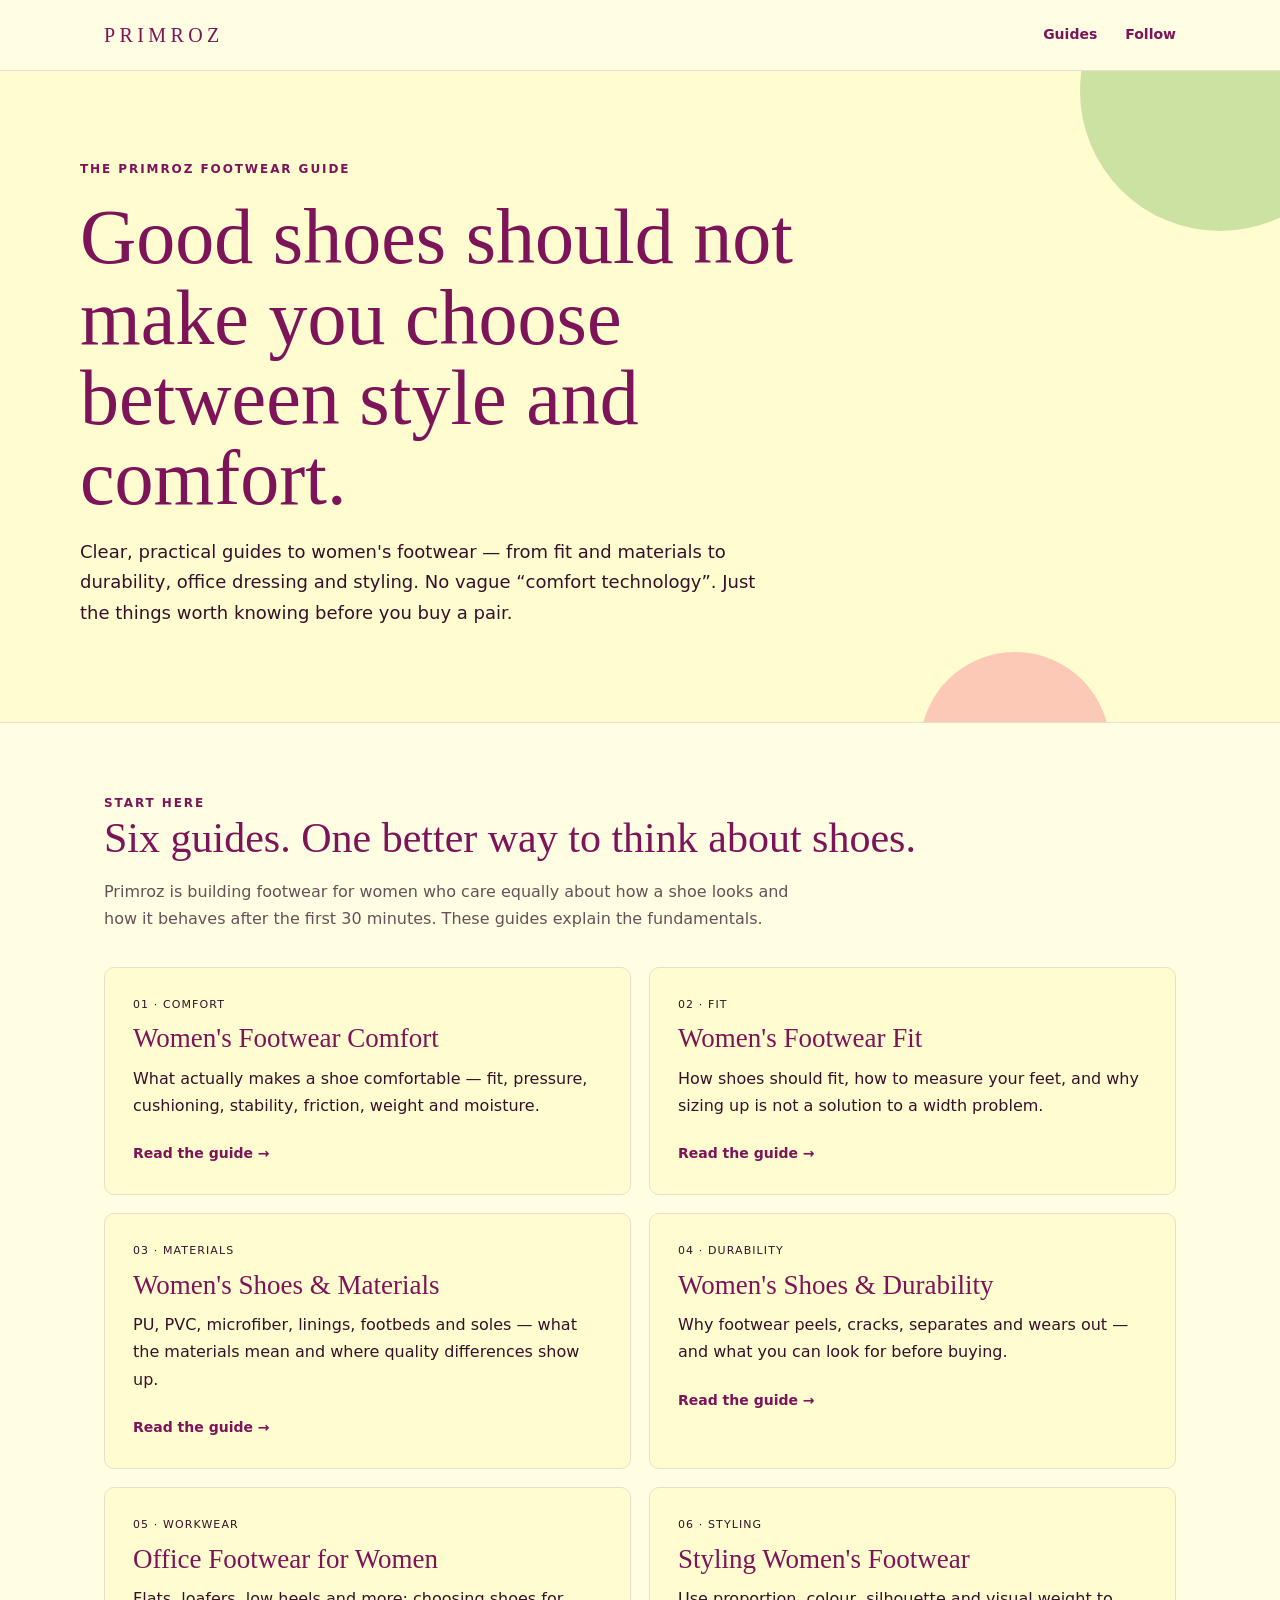
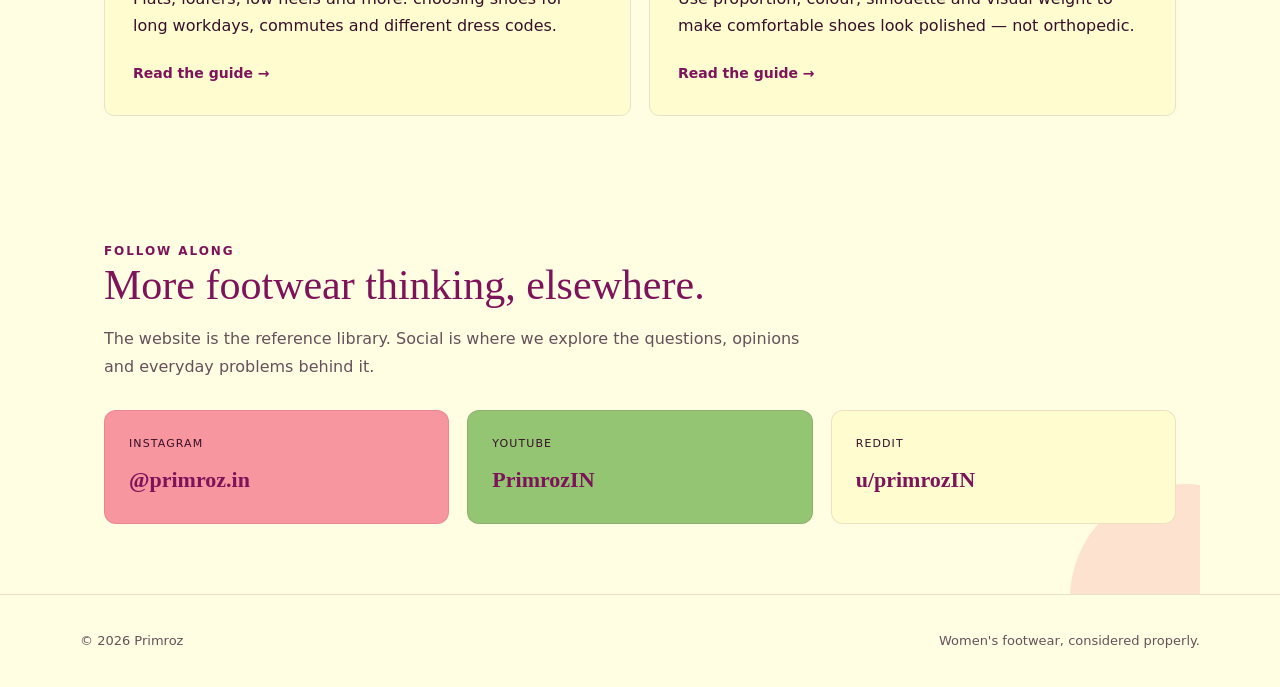
<file: index.html>
<!doctype html><html lang="en-IN"><head><meta charset="utf-8"><meta name="viewport" content="width=device-width,initial-scale=1"><title>Primroz | The Women's Footwear Guide</title><meta name="description" content="Practical guides to women's footwear comfort, fit, materials, durability, office wear and styling. Built for women who want shoes that look good and feel good."><link rel="canonical" href="https://primroz.in/"><meta property="og:title" content="Primroz | The Women's Footwear Guide"><meta property="og:description" content="Practical, no-nonsense guides to women's footwear."><meta property="og:type" content="website"><link rel="stylesheet" href="/styles.css"></head><body><header class="site-header"><nav class="nav"><a class="brand" href="/">PRIMROZ</a><div class="nav-links"><a href="/#guides">Guides</a><a href="#follow">Follow</a></div></nav></header><main><section class="hero"><div class="hero-inner"><div class="eyebrow">The Primroz Footwear Guide</div><h1>Good shoes should not make you choose between style and comfort.</h1><p>Clear, practical guides to women's footwear — from fit and materials to durability, office dressing and styling. No vague “comfort technology”. Just the things worth knowing before you buy a pair.</p></div></section><section class="section" id="guides"><div class="eyebrow">Start here</div><h2>Six guides. One better way to think about shoes.</h2><p class="intro">Primroz is building footwear for women who care equally about how a shoe looks and how it behaves after the first 30 minutes. These guides explain the fundamentals.</p><div class="guide-grid"><article class="card"><div class="smallcaps">01 · Comfort</div><h3>Women's Footwear Comfort</h3><p>What actually makes a shoe comfortable — fit, pressure, cushioning, stability, friction, weight and moisture.</p><a href="/guides/womens-footwear-comfort/">Read the guide →</a></article><article class="card"><div class="smallcaps">02 · Fit</div><h3>Women's Footwear Fit</h3><p>How shoes should fit, how to measure your feet, and why sizing up is not a solution to a width problem.</p><a href="/guides/womens-footwear-fit/">Read the guide →</a></article><article class="card"><div class="smallcaps">03 · Materials</div><h3>Women's Shoes & Materials</h3><p>PU, PVC, microfiber, linings, footbeds and soles — what the materials mean and where quality differences show up.</p><a href="/guides/womens-shoes-materials/">Read the guide →</a></article><article class="card"><div class="smallcaps">04 · Durability</div><h3>Women's Shoes & Durability</h3><p>Why footwear peels, cracks, separates and wears out — and what you can look for before buying.</p><a href="/guides/womens-shoes-durability/">Read the guide →</a></article><article class="card"><div class="smallcaps">05 · Workwear</div><h3>Office Footwear for Women</h3><p>Flats, loafers, low heels and more: choosing shoes for long workdays, commutes and different dress codes.</p><a href="/guides/office-footwear-women/">Read the guide →</a></article><article class="card"><div class="smallcaps">06 · Styling</div><h3>Styling Women's Footwear</h3><p>Use proportion, colour, silhouette and visual weight to make comfortable shoes look polished — not orthopedic.</p><a href="/guides/styling-womens-footwear/">Read the guide →</a></article></div></section><section class="section follow-section" id="follow"><div class="eyebrow">Follow along</div><h2>More footwear thinking, elsewhere.</h2><p class="intro">The website is the reference library. Social is where we explore the questions, opinions and everyday problems behind it.</p><div class="social-grid"><a class="social-card" href="https://www.instagram.com/primroz.in/" target="_blank" rel="noopener"><span class="smallcaps">Instagram</span><strong>@primroz.in</strong></a><a class="social-card" href="https://www.youtube.com/@PrimrozIN" target="_blank" rel="noopener"><span class="smallcaps">YouTube</span><strong>PrimrozIN</strong></a><a class="social-card" href="https://www.reddit.com/user/primrozIN/" target="_blank" rel="noopener"><span class="smallcaps">Reddit</span><strong>u/primrozIN</strong></a></div></section></main><footer class="footer"><div class="footer-inner"><div>© 2026 Primroz</div><div>Women's footwear, considered properly.</div></div></footer></body></html>
</file>
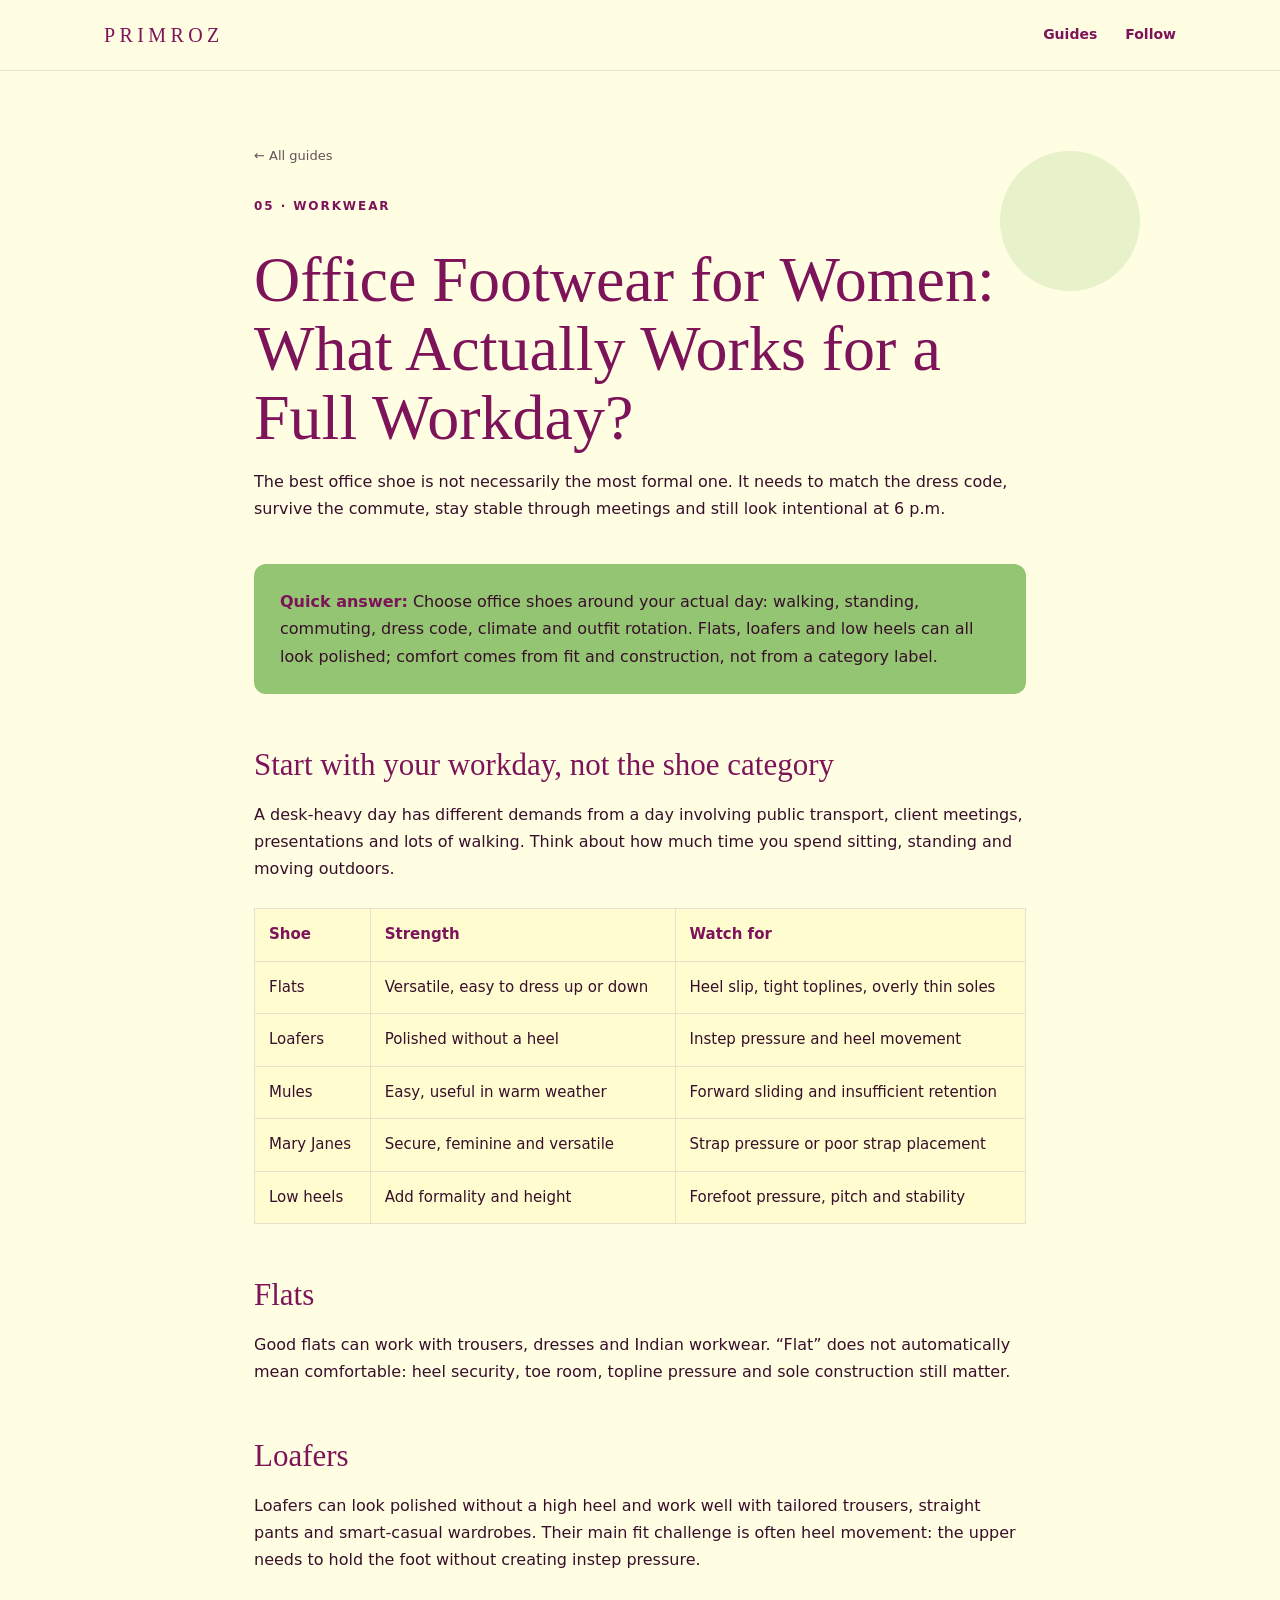
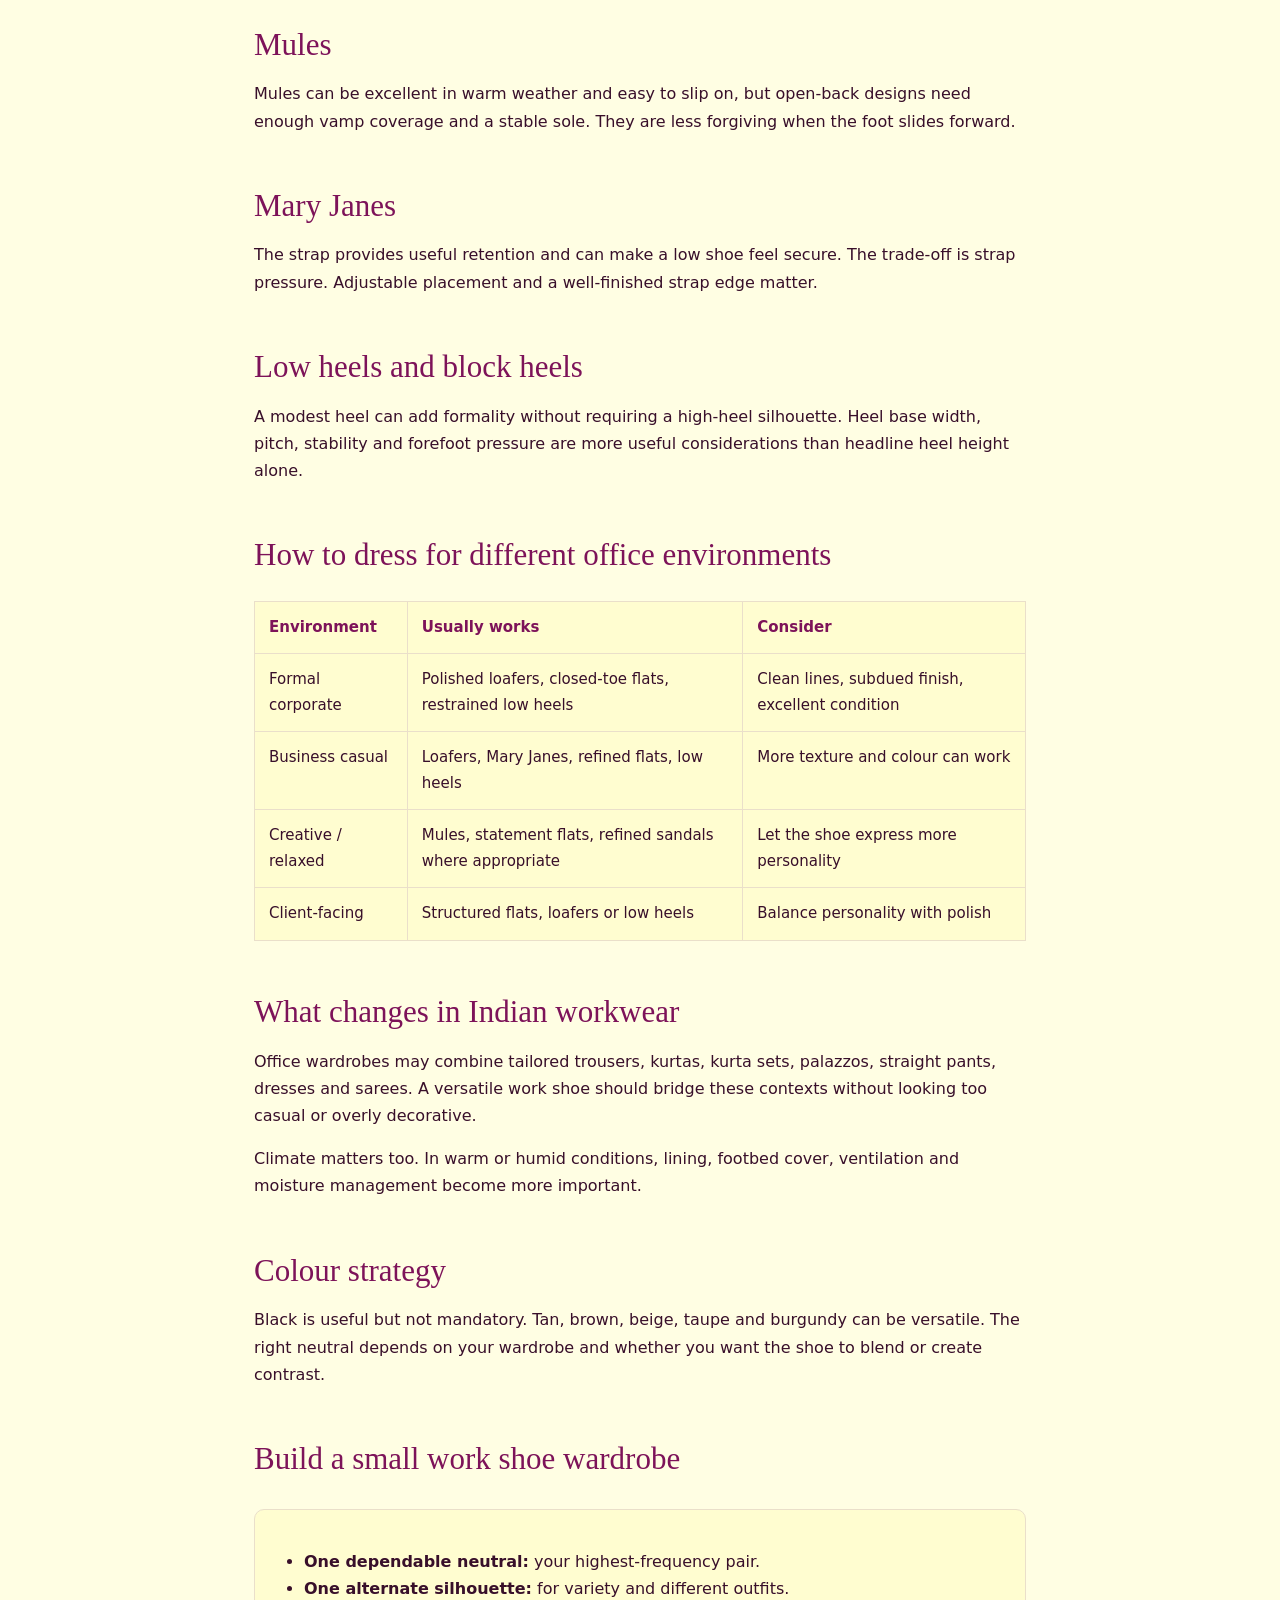
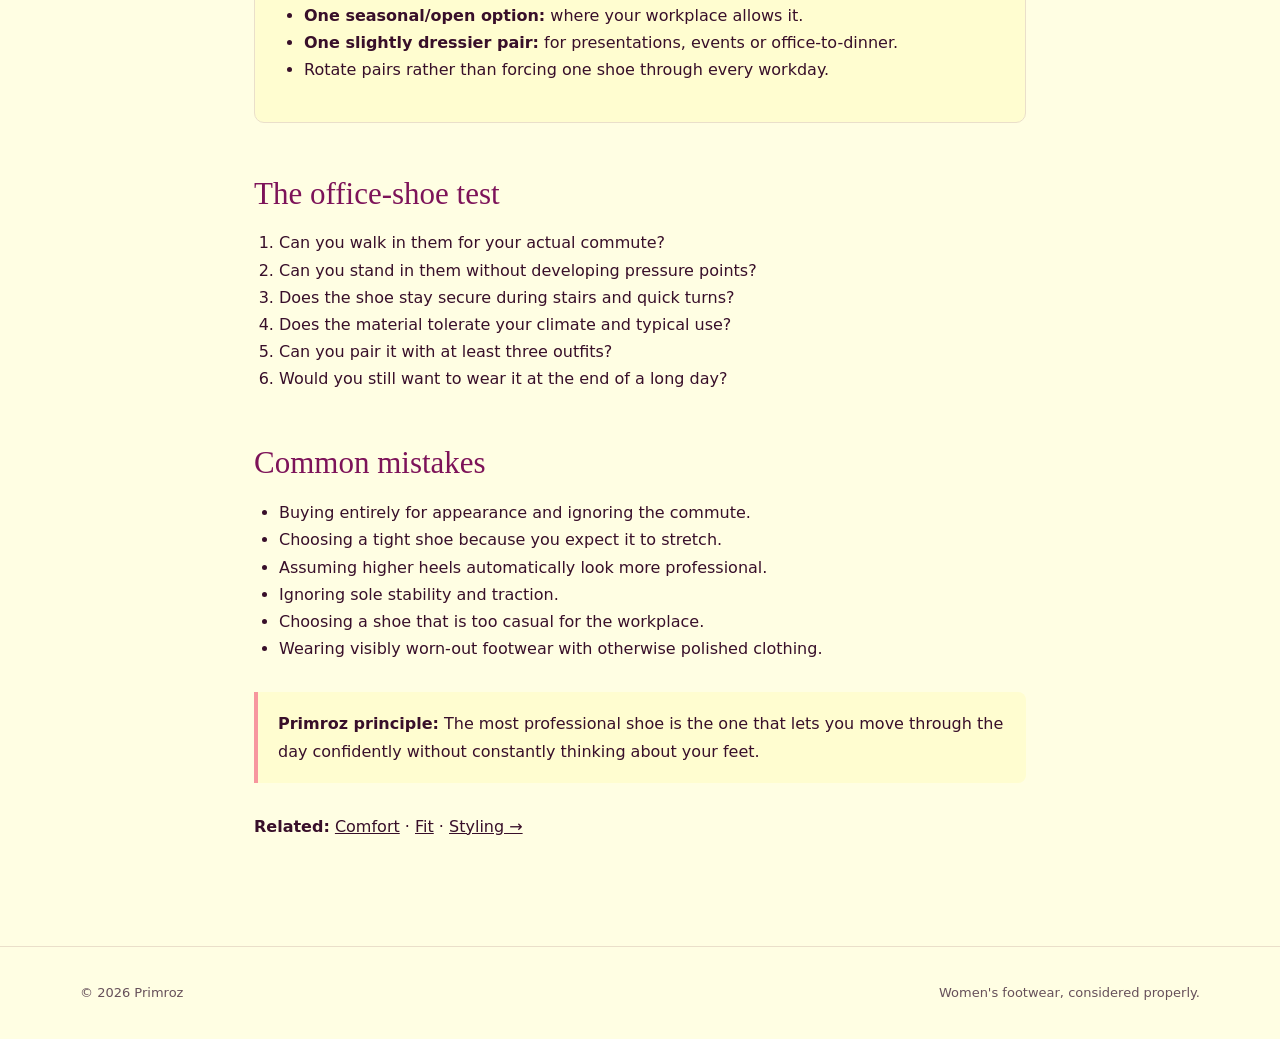
<file: guides/office-footwear-women/index.html>
<!doctype html><html lang="en-IN"><head><meta charset="utf-8"><meta name="viewport" content="width=device-width,initial-scale=1"><title>Office Footwear for Women: Flats, Loafers & Low Heels | Primroz</title><meta name="description" content="How to choose women's office footwear for long workdays, commuting and different dress codes. Compare flats, loafers, mules, Mary Janes and low heels."><link rel="canonical" href="https://primroz.in/guides/office-footwear-women/"><link rel="stylesheet" href="/styles.css"></head><body><header class="site-header"><nav class="nav"><a class="brand" href="/">PRIMROZ</a><div class="nav-links"><a href="/#guides">Guides</a><a href="/#follow">Follow</a></div></nav></header><article class="article"><a class="back" href="/#guides">← All guides</a><div class="eyebrow" style="margin-top:28px">05 · Workwear</div><h1>Office Footwear for Women: What Actually Works for a Full Workday?</h1><p class="dek">The best office shoe is not necessarily the most formal one. It needs to match the dress code, survive the commute, stay stable through meetings and still look intentional at 6 p.m.</p><div class="quick-answer"><strong>Quick answer:</strong> Choose office shoes around your actual day: walking, standing, commuting, dress code, climate and outfit rotation. Flats, loafers and low heels can all look polished; comfort comes from fit and construction, not from a category label.</div><h2>Start with your workday, not the shoe category</h2><p>A desk-heavy day has different demands from a day involving public transport, client meetings, presentations and lots of walking. Think about how much time you spend sitting, standing and moving outdoors.</p><table><thead><tr><th>Shoe</th><th>Strength</th><th>Watch for</th></tr></thead><tbody><tr><td>Flats</td><td>Versatile, easy to dress up or down</td><td>Heel slip, tight toplines, overly thin soles</td></tr><tr><td>Loafers</td><td>Polished without a heel</td><td>Instep pressure and heel movement</td></tr><tr><td>Mules</td><td>Easy, useful in warm weather</td><td>Forward sliding and insufficient retention</td></tr><tr><td>Mary Janes</td><td>Secure, feminine and versatile</td><td>Strap pressure or poor strap placement</td></tr><tr><td>Low heels</td><td>Add formality and height</td><td>Forefoot pressure, pitch and stability</td></tr></tbody></table><h2>Flats</h2><p>Good flats can work with trousers, dresses and Indian workwear. “Flat” does not automatically mean comfortable: heel security, toe room, topline pressure and sole construction still matter.</p><h2>Loafers</h2><p>Loafers can look polished without a high heel and work well with tailored trousers, straight pants and smart-casual wardrobes. Their main fit challenge is often heel movement: the upper needs to hold the foot without creating instep pressure.</p><h2>Mules</h2><p>Mules can be excellent in warm weather and easy to slip on, but open-back designs need enough vamp coverage and a stable sole. They are less forgiving when the foot slides forward.</p><h2>Mary Janes</h2><p>The strap provides useful retention and can make a low shoe feel secure. The trade-off is strap pressure. Adjustable placement and a well-finished strap edge matter.</p><h2>Low heels and block heels</h2><p>A modest heel can add formality without requiring a high-heel silhouette. Heel base width, pitch, stability and forefoot pressure are more useful considerations than headline heel height alone.</p><h2>How to dress for different office environments</h2><table><thead><tr><th>Environment</th><th>Usually works</th><th>Consider</th></tr></thead><tbody><tr><td>Formal corporate</td><td>Polished loafers, closed-toe flats, restrained low heels</td><td>Clean lines, subdued finish, excellent condition</td></tr><tr><td>Business casual</td><td>Loafers, Mary Janes, refined flats, low heels</td><td>More texture and colour can work</td></tr><tr><td>Creative / relaxed</td><td>Mules, statement flats, refined sandals where appropriate</td><td>Let the shoe express more personality</td></tr><tr><td>Client-facing</td><td>Structured flats, loafers or low heels</td><td>Balance personality with polish</td></tr></tbody></table><h2>What changes in Indian workwear</h2><p>Office wardrobes may combine tailored trousers, kurtas, kurta sets, palazzos, straight pants, dresses and sarees. A versatile work shoe should bridge these contexts without looking too casual or overly decorative.</p><p>Climate matters too. In warm or humid conditions, lining, footbed cover, ventilation and moisture management become more important.</p><h2>Colour strategy</h2><p>Black is useful but not mandatory. Tan, brown, beige, taupe and burgundy can be versatile. The right neutral depends on your wardrobe and whether you want the shoe to blend or create contrast.</p><h2>Build a small work shoe wardrobe</h2><div class="checklist"><ul><li><strong>One dependable neutral:</strong> your highest-frequency pair.</li><li><strong>One alternate silhouette:</strong> for variety and different outfits.</li><li><strong>One seasonal/open option:</strong> where your workplace allows it.</li><li><strong>One slightly dressier pair:</strong> for presentations, events or office-to-dinner.</li><li>Rotate pairs rather than forcing one shoe through every workday.</li></ul></div><h2>The office-shoe test</h2><ol><li>Can you walk in them for your actual commute?</li><li>Can you stand in them without developing pressure points?</li><li>Does the shoe stay secure during stairs and quick turns?</li><li>Does the material tolerate your climate and typical use?</li><li>Can you pair it with at least three outfits?</li><li>Would you still want to wear it at the end of a long day?</li></ol><h2>Common mistakes</h2><ul><li>Buying entirely for appearance and ignoring the commute.</li><li>Choosing a tight shoe because you expect it to stretch.</li><li>Assuming higher heels automatically look more professional.</li><li>Ignoring sole stability and traction.</li><li>Choosing a shoe that is too casual for the workplace.</li><li>Wearing visibly worn-out footwear with otherwise polished clothing.</li></ul><div class="note"><strong>Primroz principle:</strong> The most professional shoe is the one that lets you move through the day confidently without constantly thinking about your feet.</div><p><strong>Related:</strong> <a href="/guides/womens-footwear-comfort/">Comfort</a> · <a href="/guides/womens-footwear-fit/">Fit</a> · <a href="/guides/styling-womens-footwear/">Styling →</a></p></article><footer class="footer"><div class="footer-inner"><div>© 2026 Primroz</div><div>Women's footwear, considered properly.</div></div></footer></body></html>
</file>
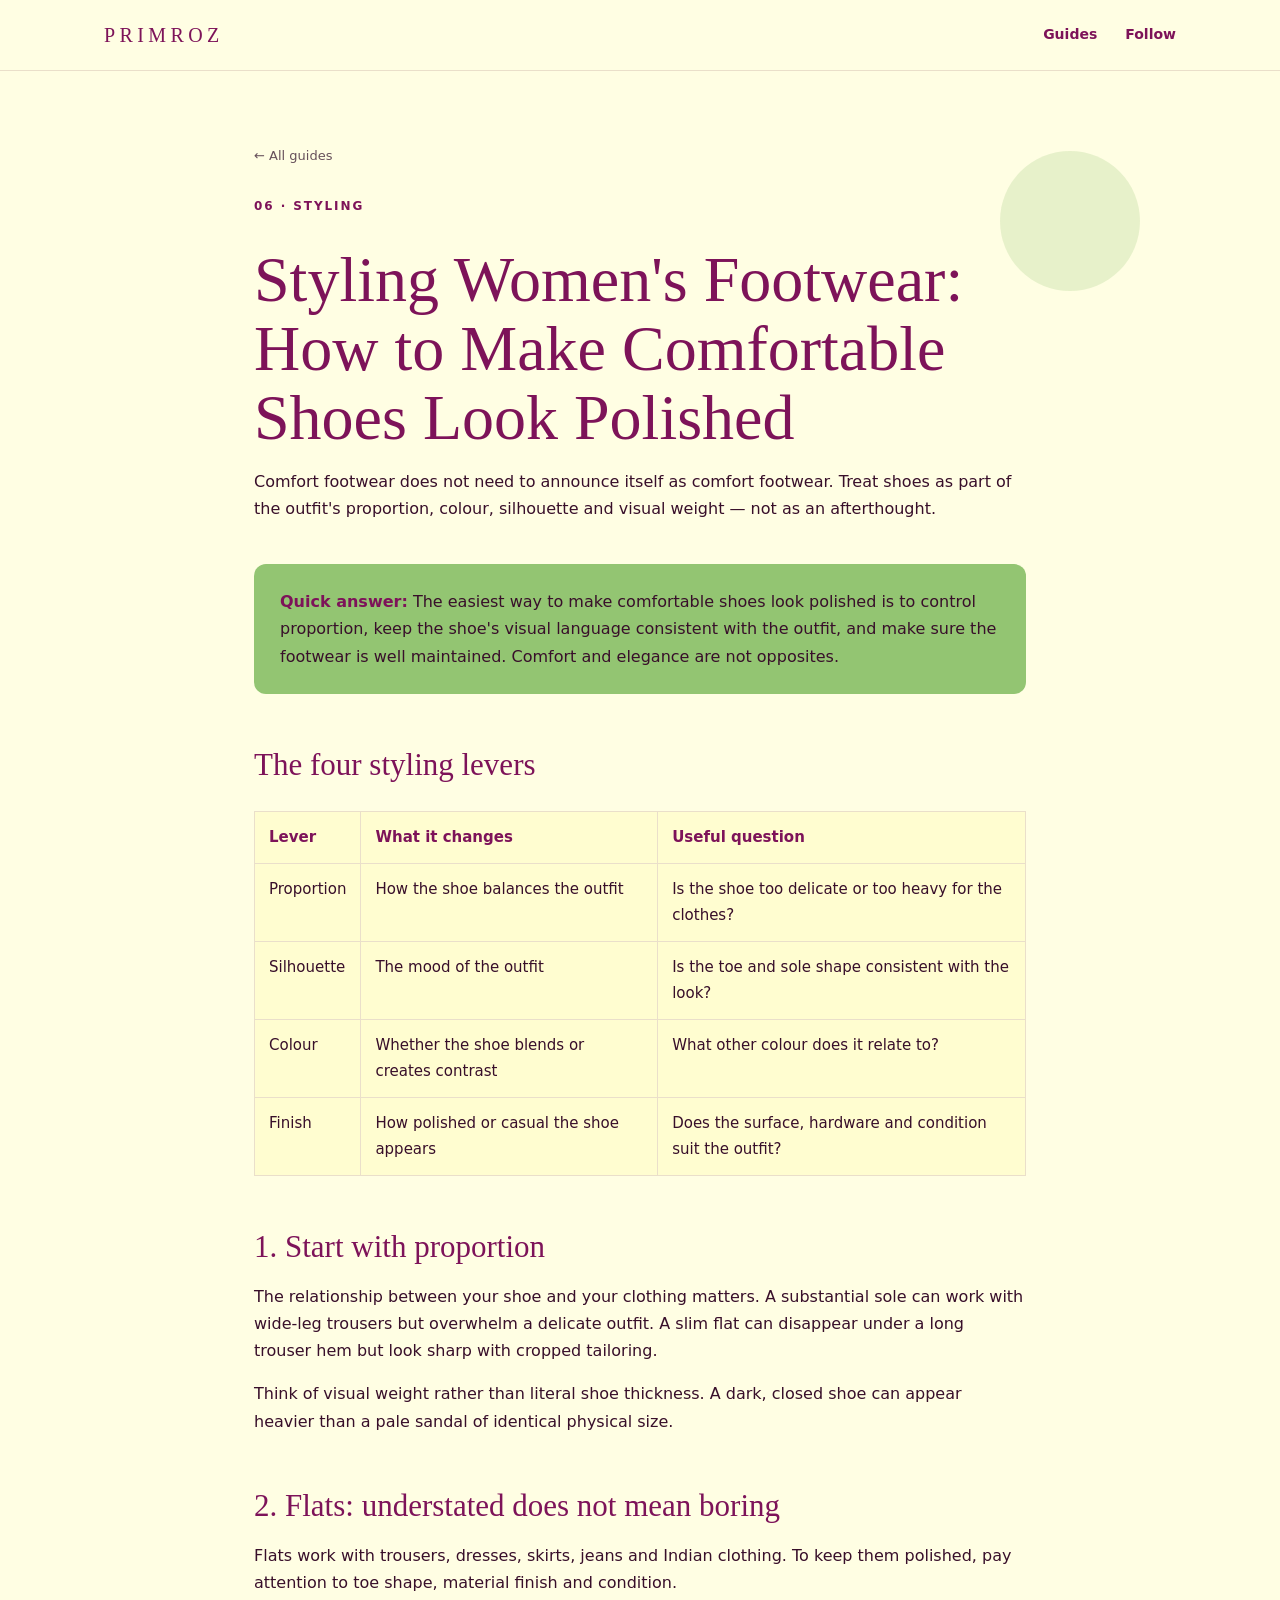
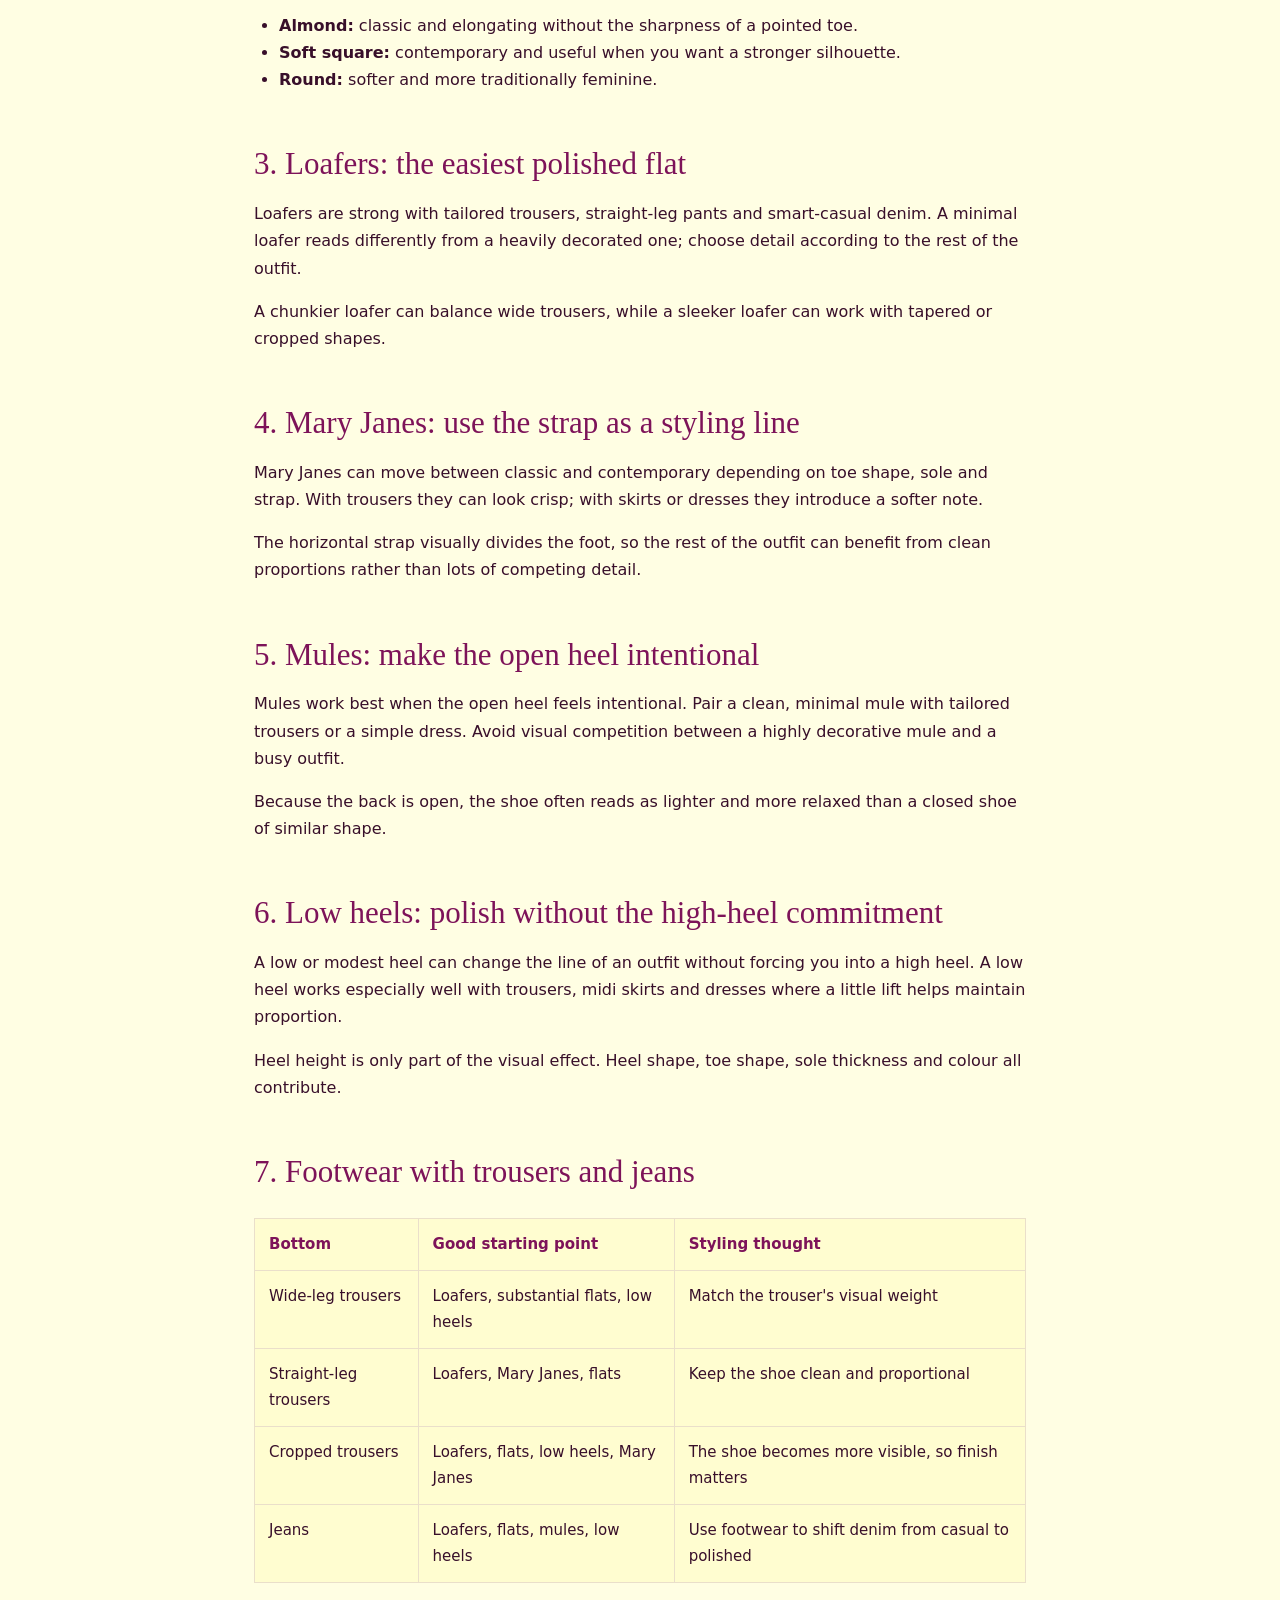
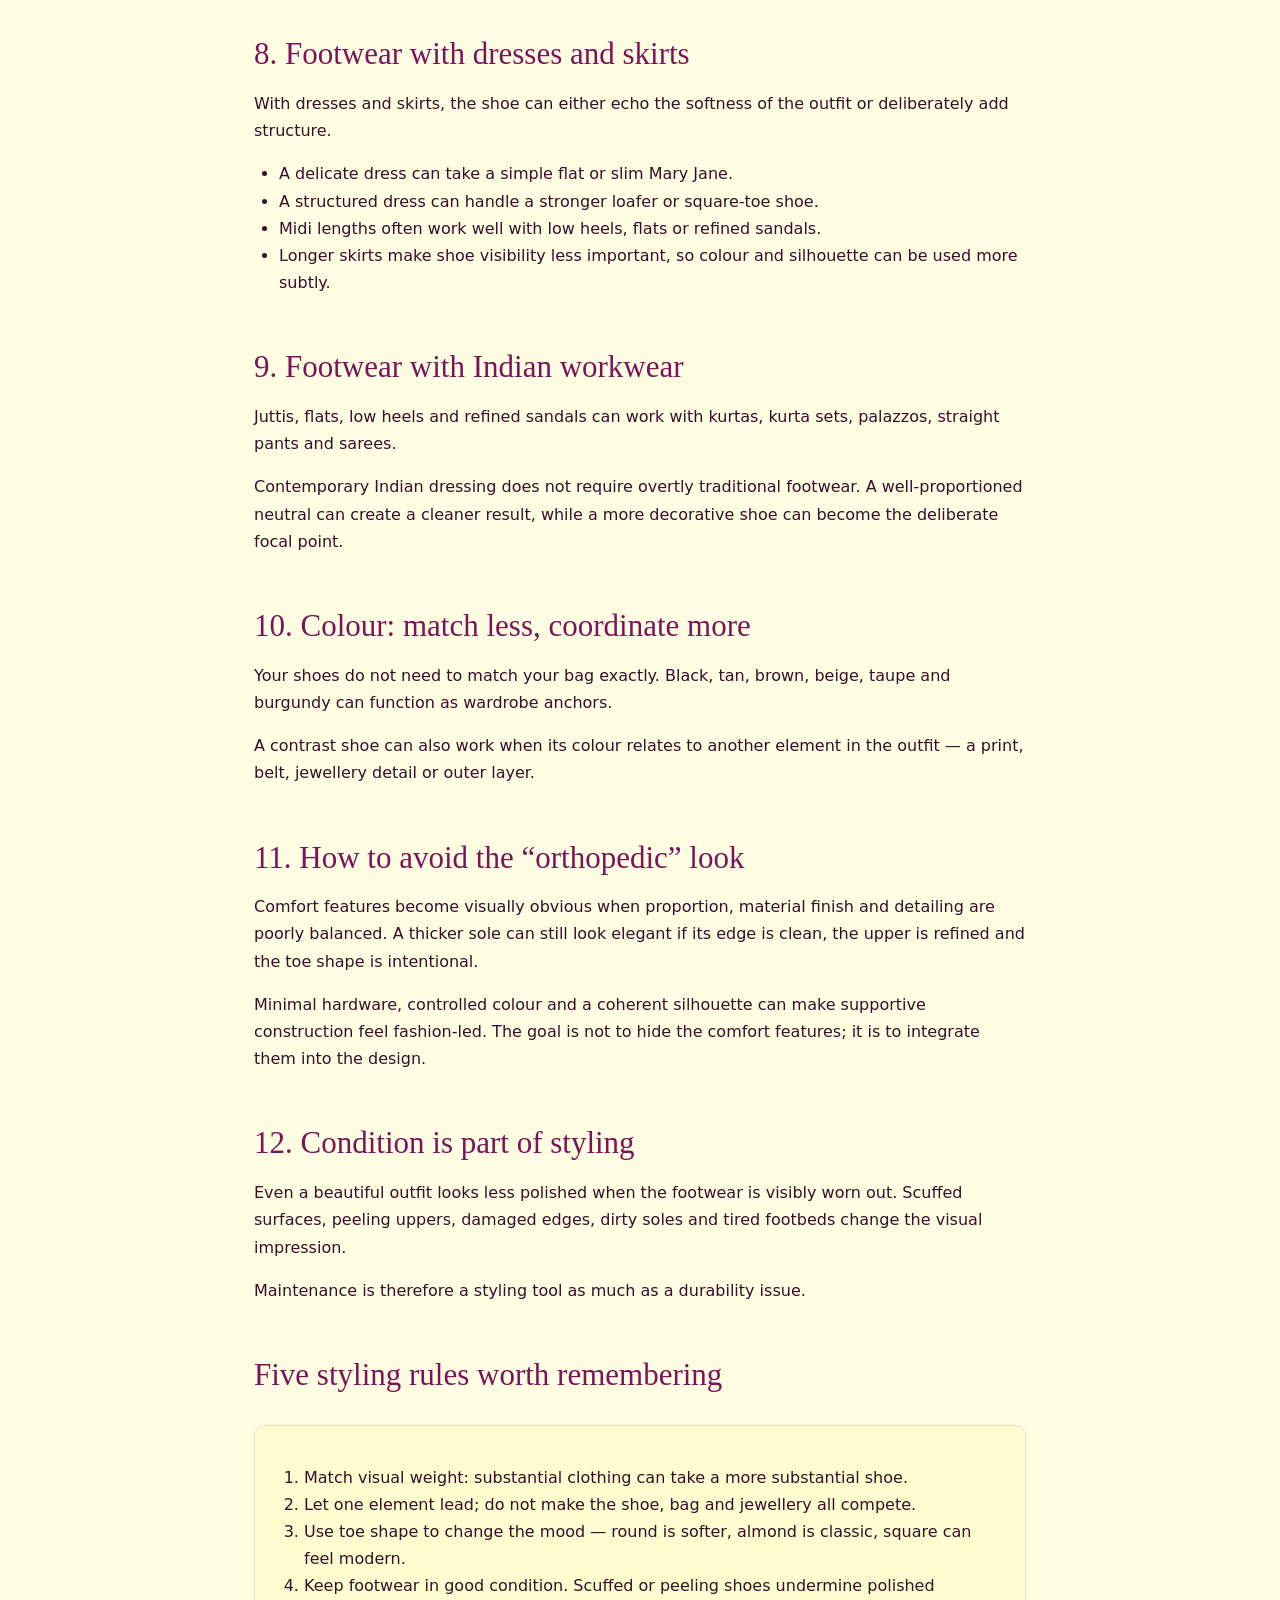
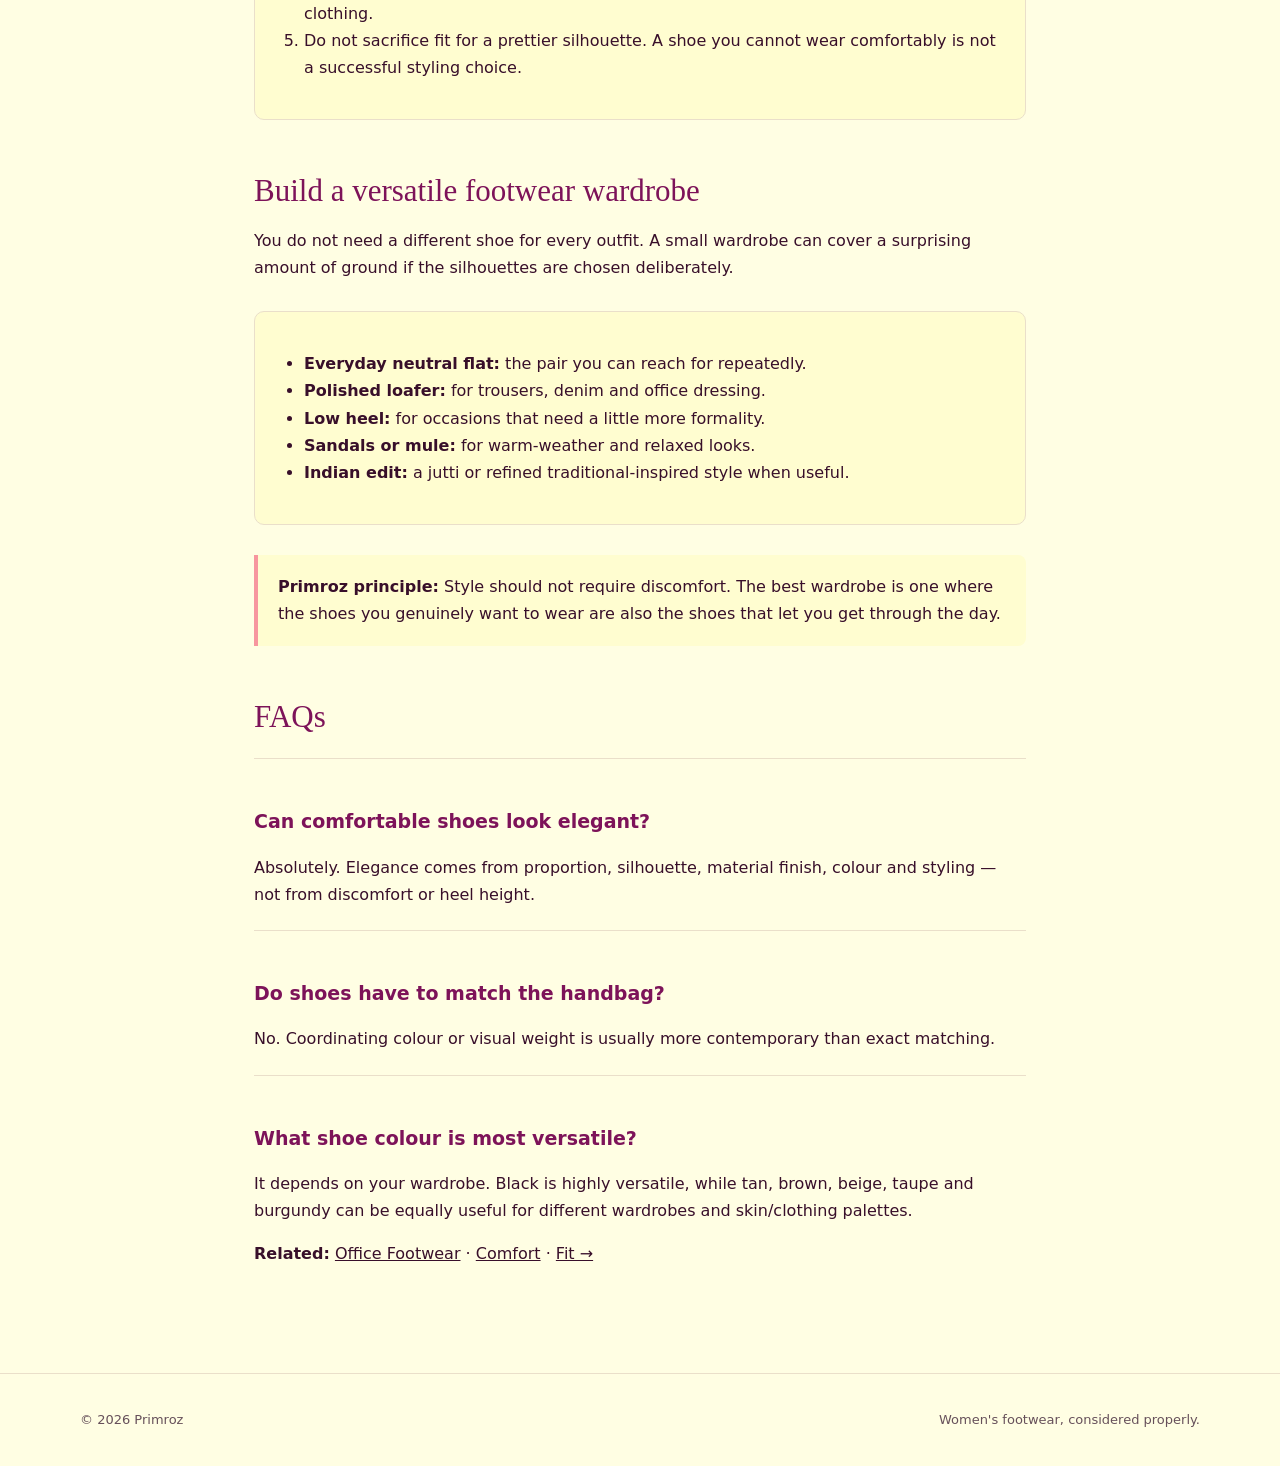
<file: guides/styling-womens-footwear/index.html>
<!doctype html><html lang="en-IN"><head><meta charset="utf-8"><meta name="viewport" content="width=device-width,initial-scale=1"><title>Styling Women's Footwear: How to Make Shoes Look Polished | Primroz</title><meta name="description" content="A practical guide to styling women's footwear using proportion, silhouette, colour and visual weight — including flats, loafers, Mary Janes, mules and Indian workwear."><link rel="canonical" href="https://primroz.in/guides/styling-womens-footwear/"><link rel="stylesheet" href="/styles.css"></head><body><header class="site-header"><nav class="nav"><a class="brand" href="/">PRIMROZ</a><div class="nav-links"><a href="/#guides">Guides</a><a href="/#follow">Follow</a></div></nav></header><article class="article"><a class="back" href="/#guides">← All guides</a><div class="eyebrow" style="margin-top:28px">06 · Styling</div><h1>Styling Women's Footwear: How to Make Comfortable Shoes Look Polished</h1><p class="dek">Comfort footwear does not need to announce itself as comfort footwear. Treat shoes as part of the outfit's proportion, colour, silhouette and visual weight — not as an afterthought.</p><div class="quick-answer"><strong>Quick answer:</strong> The easiest way to make comfortable shoes look polished is to control proportion, keep the shoe's visual language consistent with the outfit, and make sure the footwear is well maintained. Comfort and elegance are not opposites.</div><h2>The four styling levers</h2><table><thead><tr><th>Lever</th><th>What it changes</th><th>Useful question</th></tr></thead><tbody><tr><td>Proportion</td><td>How the shoe balances the outfit</td><td>Is the shoe too delicate or too heavy for the clothes?</td></tr><tr><td>Silhouette</td><td>The mood of the outfit</td><td>Is the toe and sole shape consistent with the look?</td></tr><tr><td>Colour</td><td>Whether the shoe blends or creates contrast</td><td>What other colour does it relate to?</td></tr><tr><td>Finish</td><td>How polished or casual the shoe appears</td><td>Does the surface, hardware and condition suit the outfit?</td></tr></tbody></table><h2>1. Start with proportion</h2><p>The relationship between your shoe and your clothing matters. A substantial sole can work with wide-leg trousers but overwhelm a delicate outfit. A slim flat can disappear under a long trouser hem but look sharp with cropped tailoring.</p><p>Think of visual weight rather than literal shoe thickness. A dark, closed shoe can appear heavier than a pale sandal of identical physical size.</p><h2>2. Flats: understated does not mean boring</h2><p>Flats work with trousers, dresses, skirts, jeans and Indian clothing. To keep them polished, pay attention to toe shape, material finish and condition.</p><ul><li><strong>Almond:</strong> classic and elongating without the sharpness of a pointed toe.</li><li><strong>Soft square:</strong> contemporary and useful when you want a stronger silhouette.</li><li><strong>Round:</strong> softer and more traditionally feminine.</li></ul><h2>3. Loafers: the easiest polished flat</h2><p>Loafers are strong with tailored trousers, straight-leg pants and smart-casual denim. A minimal loafer reads differently from a heavily decorated one; choose detail according to the rest of the outfit.</p><p>A chunkier loafer can balance wide trousers, while a sleeker loafer can work with tapered or cropped shapes.</p><h2>4. Mary Janes: use the strap as a styling line</h2><p>Mary Janes can move between classic and contemporary depending on toe shape, sole and strap. With trousers they can look crisp; with skirts or dresses they introduce a softer note.</p><p>The horizontal strap visually divides the foot, so the rest of the outfit can benefit from clean proportions rather than lots of competing detail.</p><h2>5. Mules: make the open heel intentional</h2><p>Mules work best when the open heel feels intentional. Pair a clean, minimal mule with tailored trousers or a simple dress. Avoid visual competition between a highly decorative mule and a busy outfit.</p><p>Because the back is open, the shoe often reads as lighter and more relaxed than a closed shoe of similar shape.</p><h2>6. Low heels: polish without the high-heel commitment</h2><p>A low or modest heel can change the line of an outfit without forcing you into a high heel. A low heel works especially well with trousers, midi skirts and dresses where a little lift helps maintain proportion.</p><p>Heel height is only part of the visual effect. Heel shape, toe shape, sole thickness and colour all contribute.</p><h2>7. Footwear with trousers and jeans</h2><table><thead><tr><th>Bottom</th><th>Good starting point</th><th>Styling thought</th></tr></thead><tbody><tr><td>Wide-leg trousers</td><td>Loafers, substantial flats, low heels</td><td>Match the trouser's visual weight</td></tr><tr><td>Straight-leg trousers</td><td>Loafers, Mary Janes, flats</td><td>Keep the shoe clean and proportional</td></tr><tr><td>Cropped trousers</td><td>Loafers, flats, low heels, Mary Janes</td><td>The shoe becomes more visible, so finish matters</td></tr><tr><td>Jeans</td><td>Loafers, flats, mules, low heels</td><td>Use footwear to shift denim from casual to polished</td></tr></tbody></table><h2>8. Footwear with dresses and skirts</h2><p>With dresses and skirts, the shoe can either echo the softness of the outfit or deliberately add structure.</p><ul><li>A delicate dress can take a simple flat or slim Mary Jane.</li><li>A structured dress can handle a stronger loafer or square-toe shoe.</li><li>Midi lengths often work well with low heels, flats or refined sandals.</li><li>Longer skirts make shoe visibility less important, so colour and silhouette can be used more subtly.</li></ul><h2>9. Footwear with Indian workwear</h2><p>Juttis, flats, low heels and refined sandals can work with kurtas, kurta sets, palazzos, straight pants and sarees.</p><p>Contemporary Indian dressing does not require overtly traditional footwear. A well-proportioned neutral can create a cleaner result, while a more decorative shoe can become the deliberate focal point.</p><h2>10. Colour: match less, coordinate more</h2><p>Your shoes do not need to match your bag exactly. Black, tan, brown, beige, taupe and burgundy can function as wardrobe anchors.</p><p>A contrast shoe can also work when its colour relates to another element in the outfit — a print, belt, jewellery detail or outer layer.</p><h2>11. How to avoid the “orthopedic” look</h2><p>Comfort features become visually obvious when proportion, material finish and detailing are poorly balanced. A thicker sole can still look elegant if its edge is clean, the upper is refined and the toe shape is intentional.</p><p>Minimal hardware, controlled colour and a coherent silhouette can make supportive construction feel fashion-led. The goal is not to hide the comfort features; it is to integrate them into the design.</p><h2>12. Condition is part of styling</h2><p>Even a beautiful outfit looks less polished when the footwear is visibly worn out. Scuffed surfaces, peeling uppers, damaged edges, dirty soles and tired footbeds change the visual impression.</p><p>Maintenance is therefore a styling tool as much as a durability issue.</p><h2>Five styling rules worth remembering</h2><div class="checklist"><ol><li>Match visual weight: substantial clothing can take a more substantial shoe.</li><li>Let one element lead; do not make the shoe, bag and jewellery all compete.</li><li>Use toe shape to change the mood — round is softer, almond is classic, square can feel modern.</li><li>Keep footwear in good condition. Scuffed or peeling shoes undermine polished clothing.</li><li>Do not sacrifice fit for a prettier silhouette. A shoe you cannot wear comfortably is not a successful styling choice.</li></ol></div><h2>Build a versatile footwear wardrobe</h2><p>You do not need a different shoe for every outfit. A small wardrobe can cover a surprising amount of ground if the silhouettes are chosen deliberately.</p><div class="checklist"><ul><li><strong>Everyday neutral flat:</strong> the pair you can reach for repeatedly.</li><li><strong>Polished loafer:</strong> for trousers, denim and office dressing.</li><li><strong>Low heel:</strong> for occasions that need a little more formality.</li><li><strong>Sandals or mule:</strong> for warm-weather and relaxed looks.</li><li><strong>Indian edit:</strong> a jutti or refined traditional-inspired style when useful.</li></ul></div><div class="note"><strong>Primroz principle:</strong> Style should not require discomfort. The best wardrobe is one where the shoes you genuinely want to wear are also the shoes that let you get through the day.</div><h2>FAQs</h2><div class="faq"><h3>Can comfortable shoes look elegant?</h3><p>Absolutely. Elegance comes from proportion, silhouette, material finish, colour and styling — not from discomfort or heel height.</p></div><div class="faq"><h3>Do shoes have to match the handbag?</h3><p>No. Coordinating colour or visual weight is usually more contemporary than exact matching.</p></div><div class="faq"><h3>What shoe colour is most versatile?</h3><p>It depends on your wardrobe. Black is highly versatile, while tan, brown, beige, taupe and burgundy can be equally useful for different wardrobes and skin/clothing palettes.</p></div><p><strong>Related:</strong> <a href="/guides/office-footwear-women/">Office Footwear</a> · <a href="/guides/womens-footwear-comfort/">Comfort</a> · <a href="/guides/womens-footwear-fit/">Fit →</a></p></article><footer class="footer"><div class="footer-inner"><div>© 2026 Primroz</div><div>Women's footwear, considered properly.</div></div></footer></body></html>
</file>
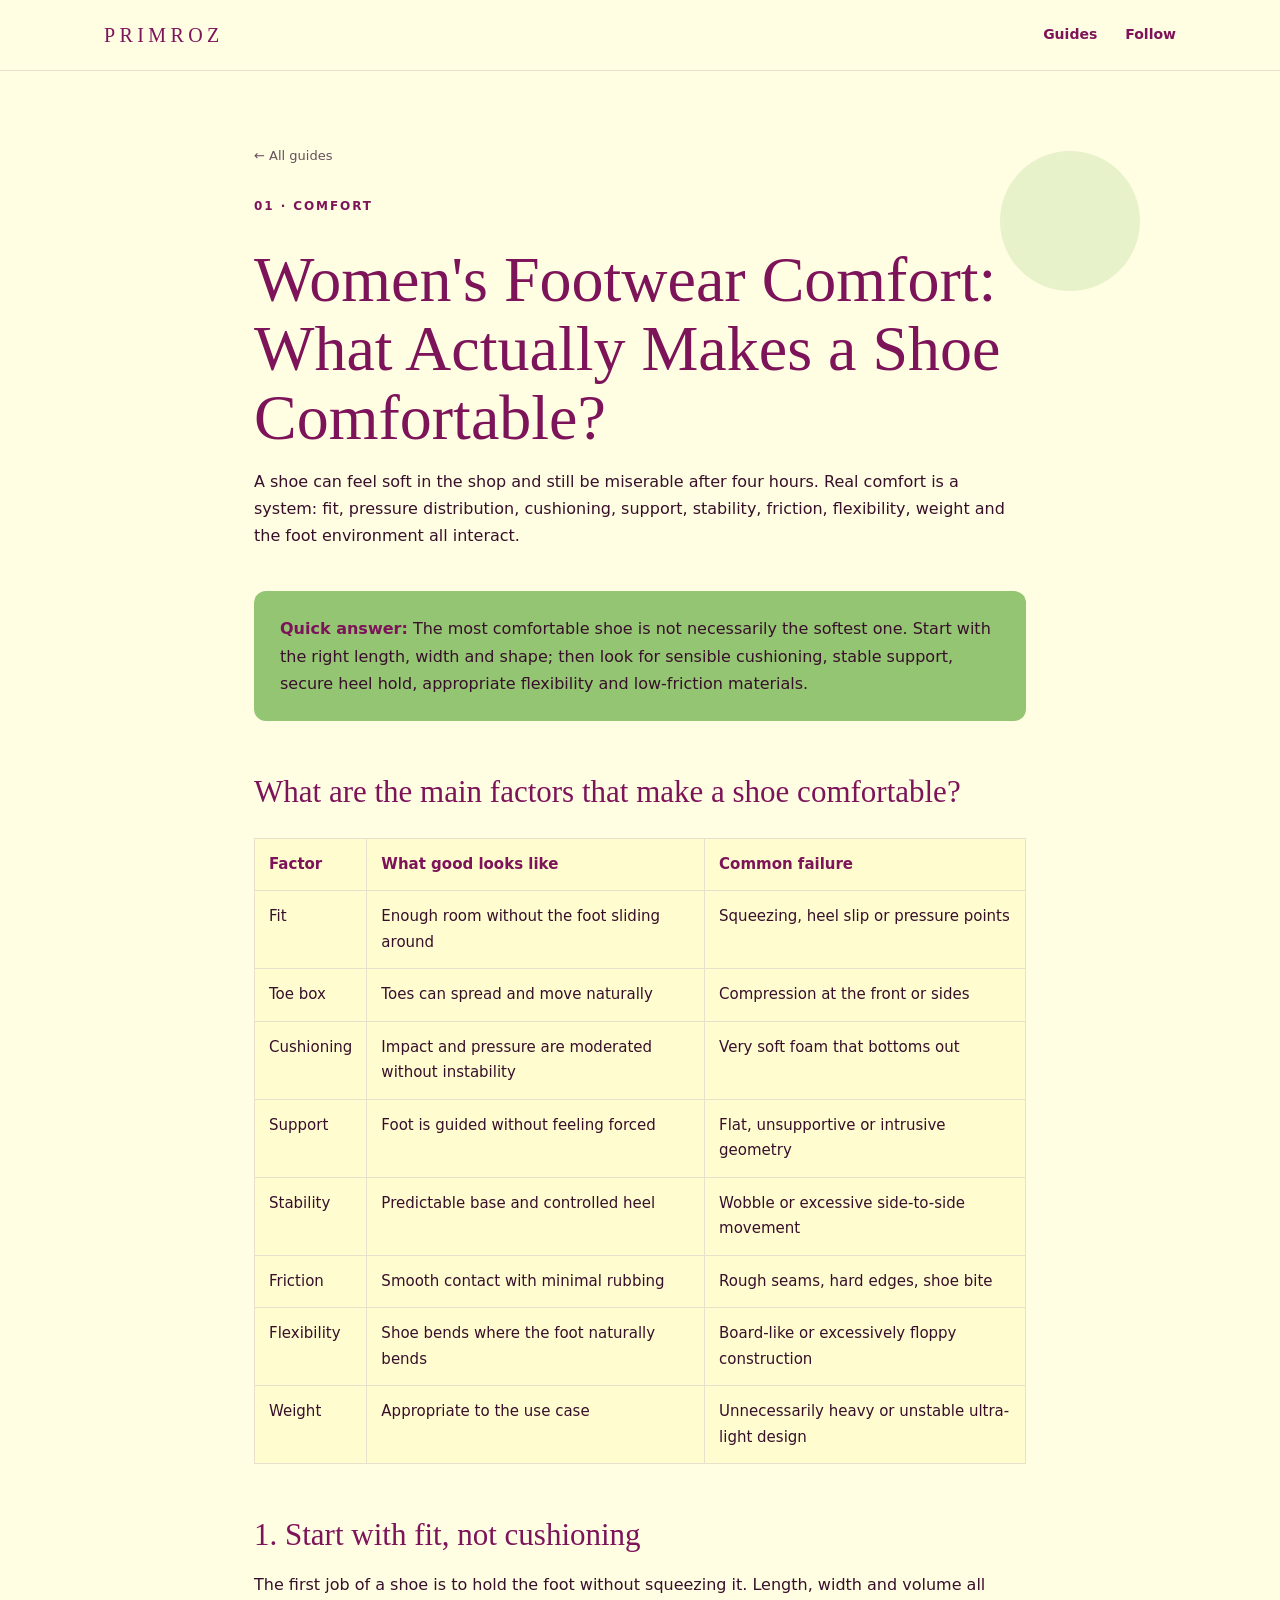
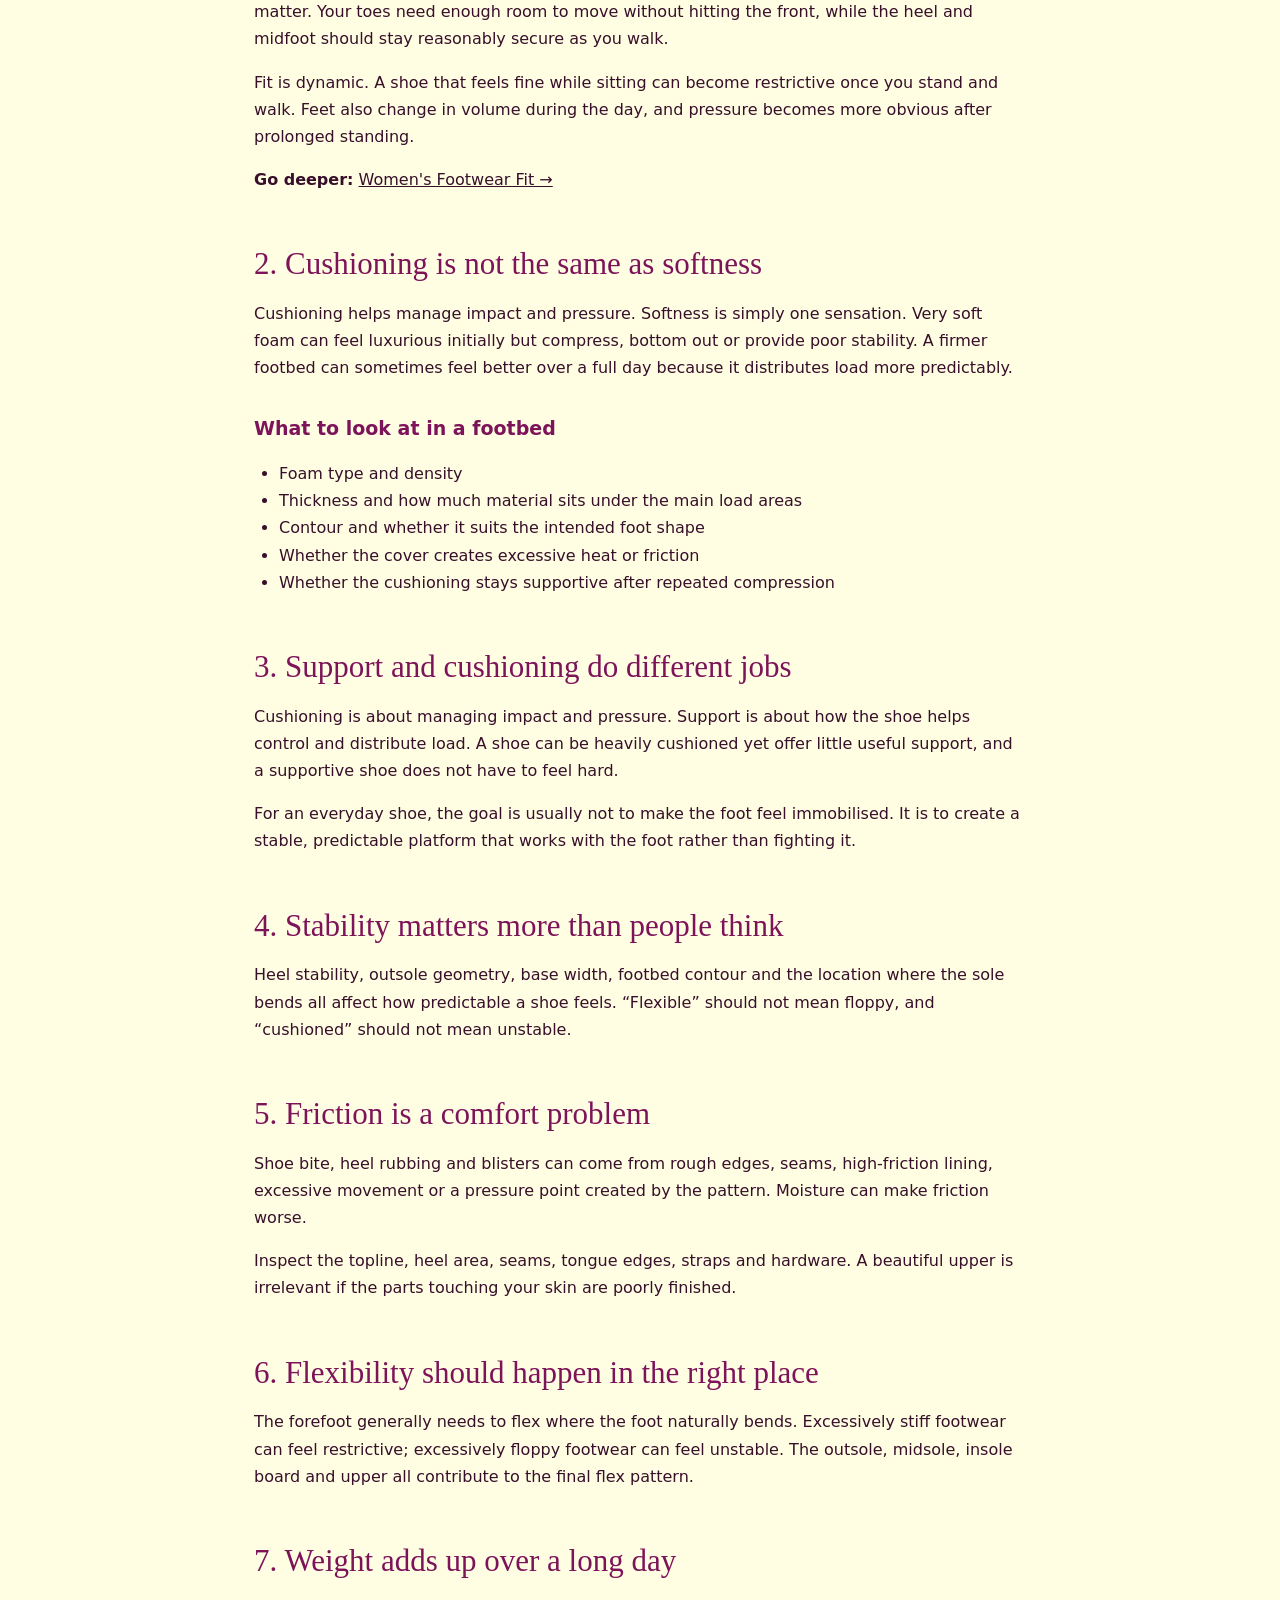
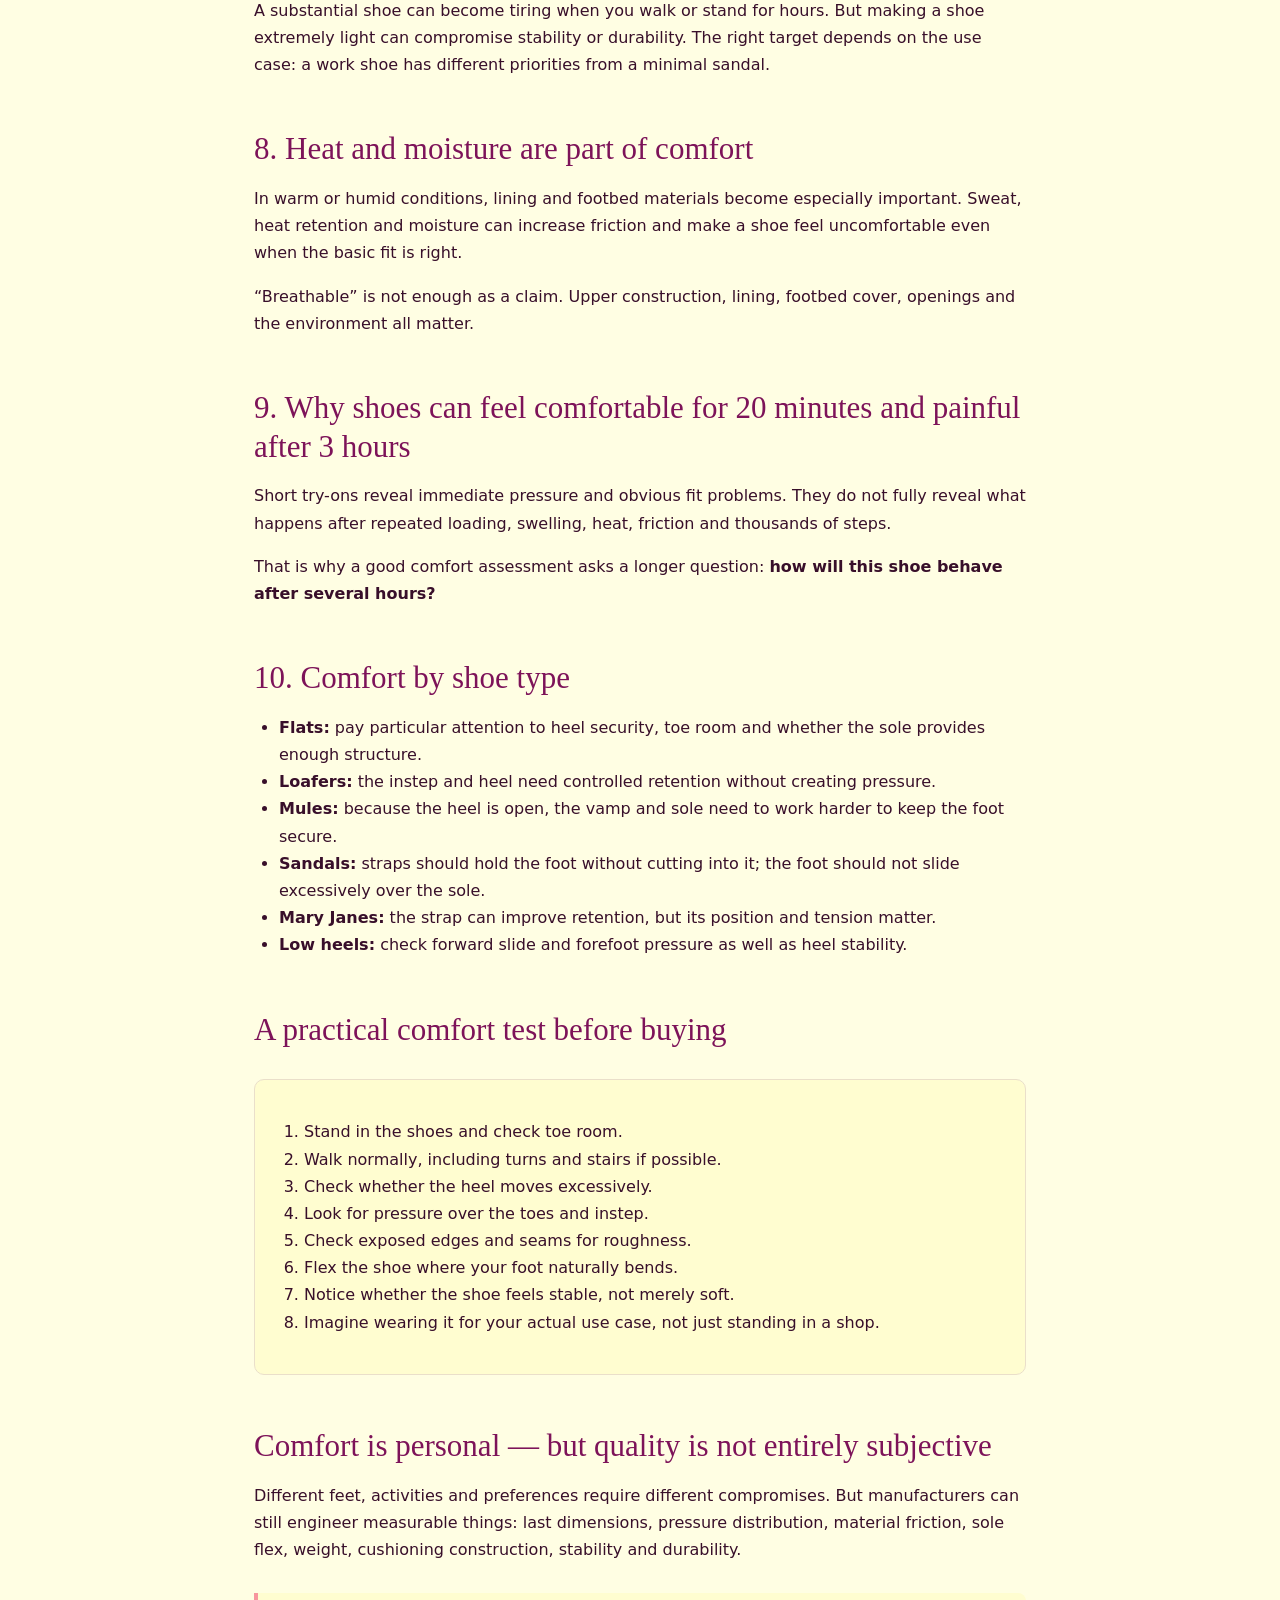
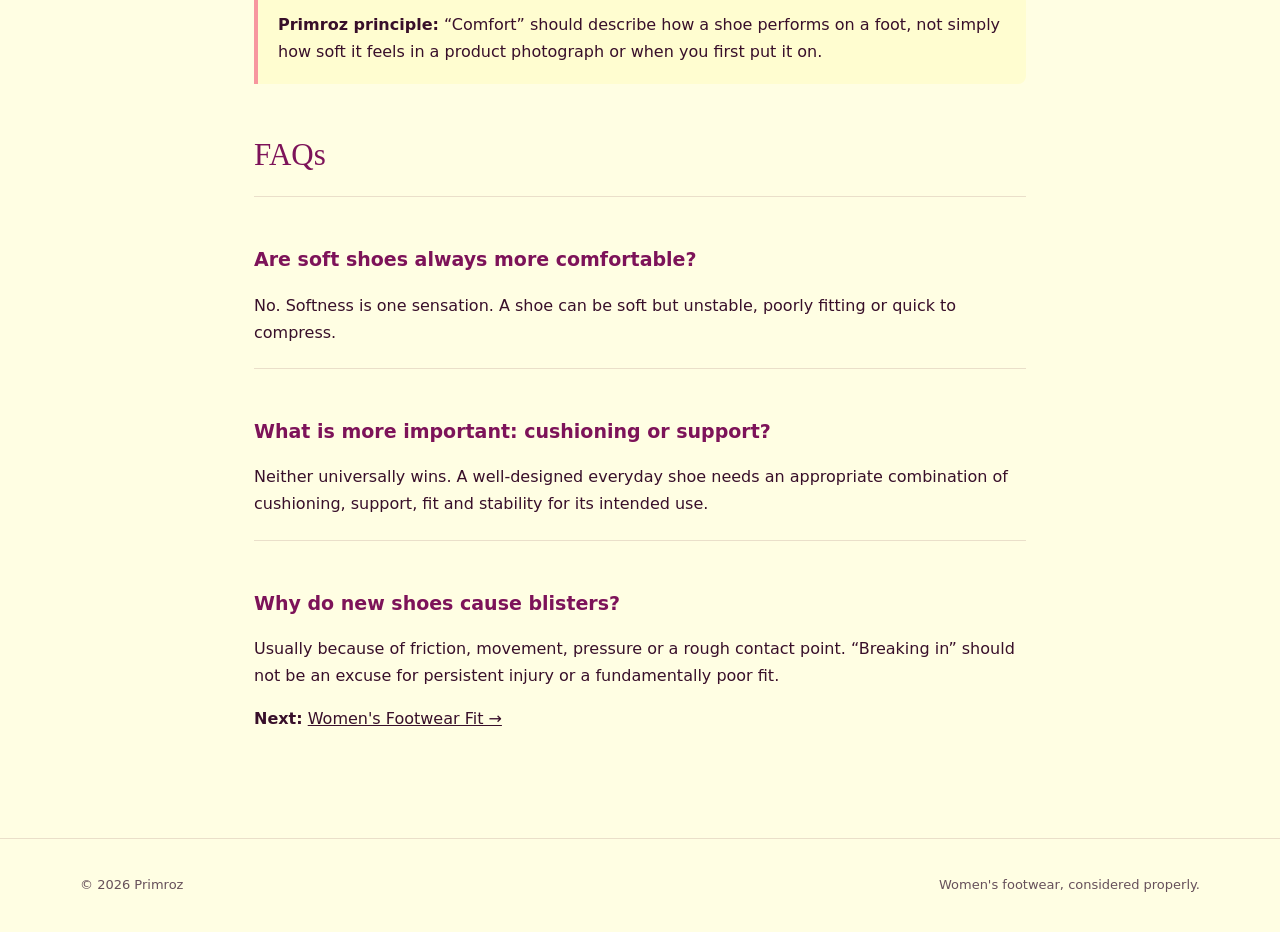
<file: guides/womens-footwear-comfort/index.html>
<!doctype html><html lang="en-IN"><head><meta charset="utf-8"><meta name="viewport" content="width=device-width,initial-scale=1"><title>Women's Footwear Comfort: What Makes Shoes Comfortable | Primroz</title><meta name="description" content="A practical guide to women's footwear comfort: fit, cushioning, support, pressure distribution, stability, flexibility, friction, weight and moisture."><link rel="canonical" href="https://primroz.in/guides/womens-footwear-comfort/"><link rel="stylesheet" href="/styles.css"></head><body><header class="site-header"><nav class="nav"><a class="brand" href="/">PRIMROZ</a><div class="nav-links"><a href="/#guides">Guides</a><a href="/#follow">Follow</a></div></nav></header><article class="article"><a class="back" href="/#guides">← All guides</a><div class="eyebrow" style="margin-top:28px">01 · Comfort</div><h1>Women's Footwear Comfort: What Actually Makes a Shoe Comfortable?</h1><p class="dek">A shoe can feel soft in the shop and still be miserable after four hours. Real comfort is a system: fit, pressure distribution, cushioning, support, stability, friction, flexibility, weight and the foot environment all interact.</p><div class="quick-answer"><strong>Quick answer:</strong> The most comfortable shoe is not necessarily the softest one. Start with the right length, width and shape; then look for sensible cushioning, stable support, secure heel hold, appropriate flexibility and low-friction materials.</div><h2>What are the main factors that make a shoe comfortable?</h2><table><thead><tr><th>Factor</th><th>What good looks like</th><th>Common failure</th></tr></thead><tbody><tr><td>Fit</td><td>Enough room without the foot sliding around</td><td>Squeezing, heel slip or pressure points</td></tr><tr><td>Toe box</td><td>Toes can spread and move naturally</td><td>Compression at the front or sides</td></tr><tr><td>Cushioning</td><td>Impact and pressure are moderated without instability</td><td>Very soft foam that bottoms out</td></tr><tr><td>Support</td><td>Foot is guided without feeling forced</td><td>Flat, unsupportive or intrusive geometry</td></tr><tr><td>Stability</td><td>Predictable base and controlled heel</td><td>Wobble or excessive side-to-side movement</td></tr><tr><td>Friction</td><td>Smooth contact with minimal rubbing</td><td>Rough seams, hard edges, shoe bite</td></tr><tr><td>Flexibility</td><td>Shoe bends where the foot naturally bends</td><td>Board-like or excessively floppy construction</td></tr><tr><td>Weight</td><td>Appropriate to the use case</td><td>Unnecessarily heavy or unstable ultra-light design</td></tr></tbody></table><h2>1. Start with fit, not cushioning</h2><p>The first job of a shoe is to hold the foot without squeezing it. Length, width and volume all matter. Your toes need enough room to move without hitting the front, while the heel and midfoot should stay reasonably secure as you walk.</p><p>Fit is dynamic. A shoe that feels fine while sitting can become restrictive once you stand and walk. Feet also change in volume during the day, and pressure becomes more obvious after prolonged standing.</p><p><strong>Go deeper:</strong> <a href="/guides/womens-footwear-fit/">Women's Footwear Fit →</a></p><h2>2. Cushioning is not the same as softness</h2><p>Cushioning helps manage impact and pressure. Softness is simply one sensation. Very soft foam can feel luxurious initially but compress, bottom out or provide poor stability. A firmer footbed can sometimes feel better over a full day because it distributes load more predictably.</p><h3>What to look at in a footbed</h3><ul><li>Foam type and density</li><li>Thickness and how much material sits under the main load areas</li><li>Contour and whether it suits the intended foot shape</li><li>Whether the cover creates excessive heat or friction</li><li>Whether the cushioning stays supportive after repeated compression</li></ul><h2>3. Support and cushioning do different jobs</h2><p>Cushioning is about managing impact and pressure. Support is about how the shoe helps control and distribute load. A shoe can be heavily cushioned yet offer little useful support, and a supportive shoe does not have to feel hard.</p><p>For an everyday shoe, the goal is usually not to make the foot feel immobilised. It is to create a stable, predictable platform that works with the foot rather than fighting it.</p><h2>4. Stability matters more than people think</h2><p>Heel stability, outsole geometry, base width, footbed contour and the location where the sole bends all affect how predictable a shoe feels. “Flexible” should not mean floppy, and “cushioned” should not mean unstable.</p><h2>5. Friction is a comfort problem</h2><p>Shoe bite, heel rubbing and blisters can come from rough edges, seams, high-friction lining, excessive movement or a pressure point created by the pattern. Moisture can make friction worse.</p><p>Inspect the topline, heel area, seams, tongue edges, straps and hardware. A beautiful upper is irrelevant if the parts touching your skin are poorly finished.</p><h2>6. Flexibility should happen in the right place</h2><p>The forefoot generally needs to flex where the foot naturally bends. Excessively stiff footwear can feel restrictive; excessively floppy footwear can feel unstable. The outsole, midsole, insole board and upper all contribute to the final flex pattern.</p><h2>7. Weight adds up over a long day</h2><p>A substantial shoe can become tiring when you walk or stand for hours. But making a shoe extremely light can compromise stability or durability. The right target depends on the use case: a work shoe has different priorities from a minimal sandal.</p><h2>8. Heat and moisture are part of comfort</h2><p>In warm or humid conditions, lining and footbed materials become especially important. Sweat, heat retention and moisture can increase friction and make a shoe feel uncomfortable even when the basic fit is right.</p><p>“Breathable” is not enough as a claim. Upper construction, lining, footbed cover, openings and the environment all matter.</p><h2>9. Why shoes can feel comfortable for 20 minutes and painful after 3 hours</h2><p>Short try-ons reveal immediate pressure and obvious fit problems. They do not fully reveal what happens after repeated loading, swelling, heat, friction and thousands of steps.</p><p>That is why a good comfort assessment asks a longer question: <strong>how will this shoe behave after several hours?</strong></p><h2>10. Comfort by shoe type</h2><ul><li><strong>Flats:</strong> pay particular attention to heel security, toe room and whether the sole provides enough structure.</li><li><strong>Loafers:</strong> the instep and heel need controlled retention without creating pressure.</li><li><strong>Mules:</strong> because the heel is open, the vamp and sole need to work harder to keep the foot secure.</li><li><strong>Sandals:</strong> straps should hold the foot without cutting into it; the foot should not slide excessively over the sole.</li><li><strong>Mary Janes:</strong> the strap can improve retention, but its position and tension matter.</li><li><strong>Low heels:</strong> check forward slide and forefoot pressure as well as heel stability.</li></ul><h2>A practical comfort test before buying</h2><div class="checklist"><ol><li>Stand in the shoes and check toe room.</li><li>Walk normally, including turns and stairs if possible.</li><li>Check whether the heel moves excessively.</li><li>Look for pressure over the toes and instep.</li><li>Check exposed edges and seams for roughness.</li><li>Flex the shoe where your foot naturally bends.</li><li>Notice whether the shoe feels stable, not merely soft.</li><li>Imagine wearing it for your actual use case, not just standing in a shop.</li></ol></div><h2>Comfort is personal — but quality is not entirely subjective</h2><p>Different feet, activities and preferences require different compromises. But manufacturers can still engineer measurable things: last dimensions, pressure distribution, material friction, sole flex, weight, cushioning construction, stability and durability.</p><div class="note"><strong>Primroz principle:</strong> “Comfort” should describe how a shoe performs on a foot, not simply how soft it feels in a product photograph or when you first put it on.</div><h2>FAQs</h2><div class="faq"><h3>Are soft shoes always more comfortable?</h3><p>No. Softness is one sensation. A shoe can be soft but unstable, poorly fitting or quick to compress.</p></div><div class="faq"><h3>What is more important: cushioning or support?</h3><p>Neither universally wins. A well-designed everyday shoe needs an appropriate combination of cushioning, support, fit and stability for its intended use.</p></div><div class="faq"><h3>Why do new shoes cause blisters?</h3><p>Usually because of friction, movement, pressure or a rough contact point. “Breaking in” should not be an excuse for persistent injury or a fundamentally poor fit.</p></div><p><strong>Next:</strong> <a href="/guides/womens-footwear-fit/">Women's Footwear Fit →</a></p></article><footer class="footer"><div class="footer-inner"><div>© 2026 Primroz</div><div>Women's footwear, considered properly.</div></div></footer></body></html>
</file>
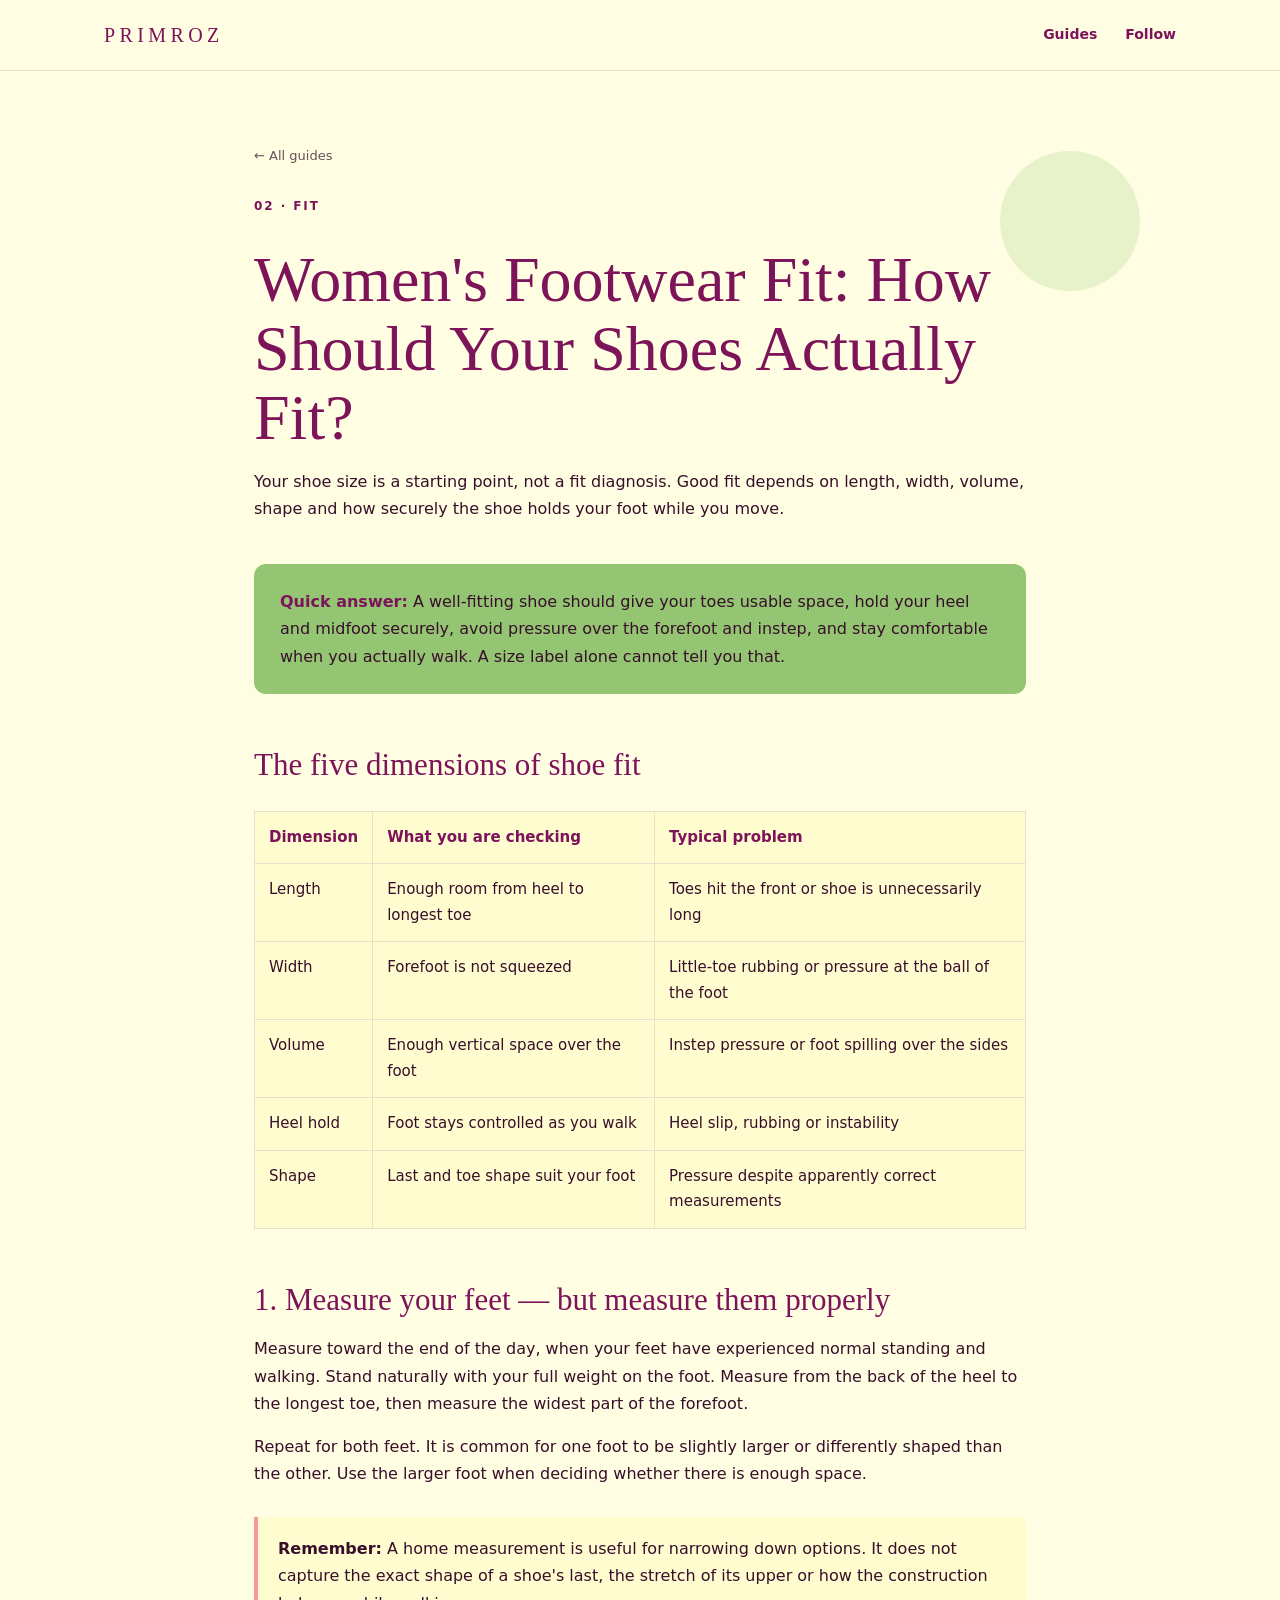
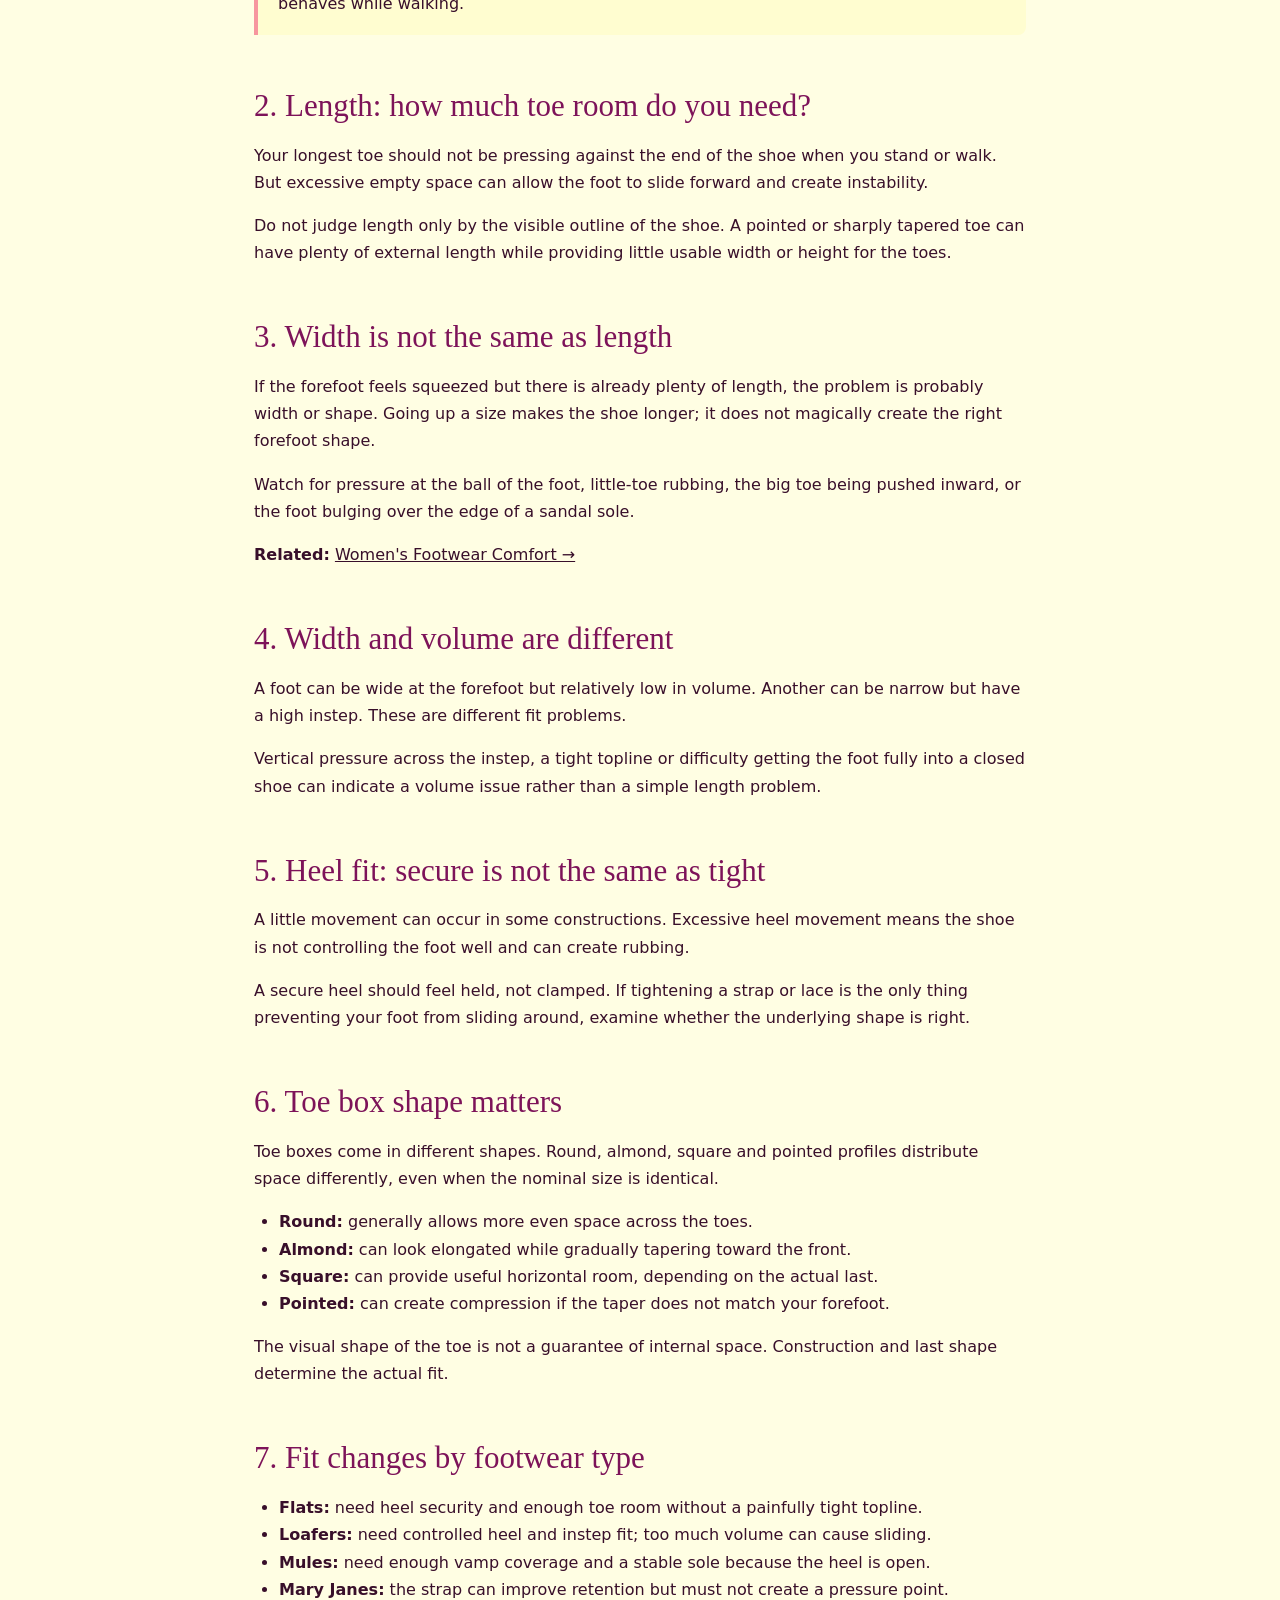
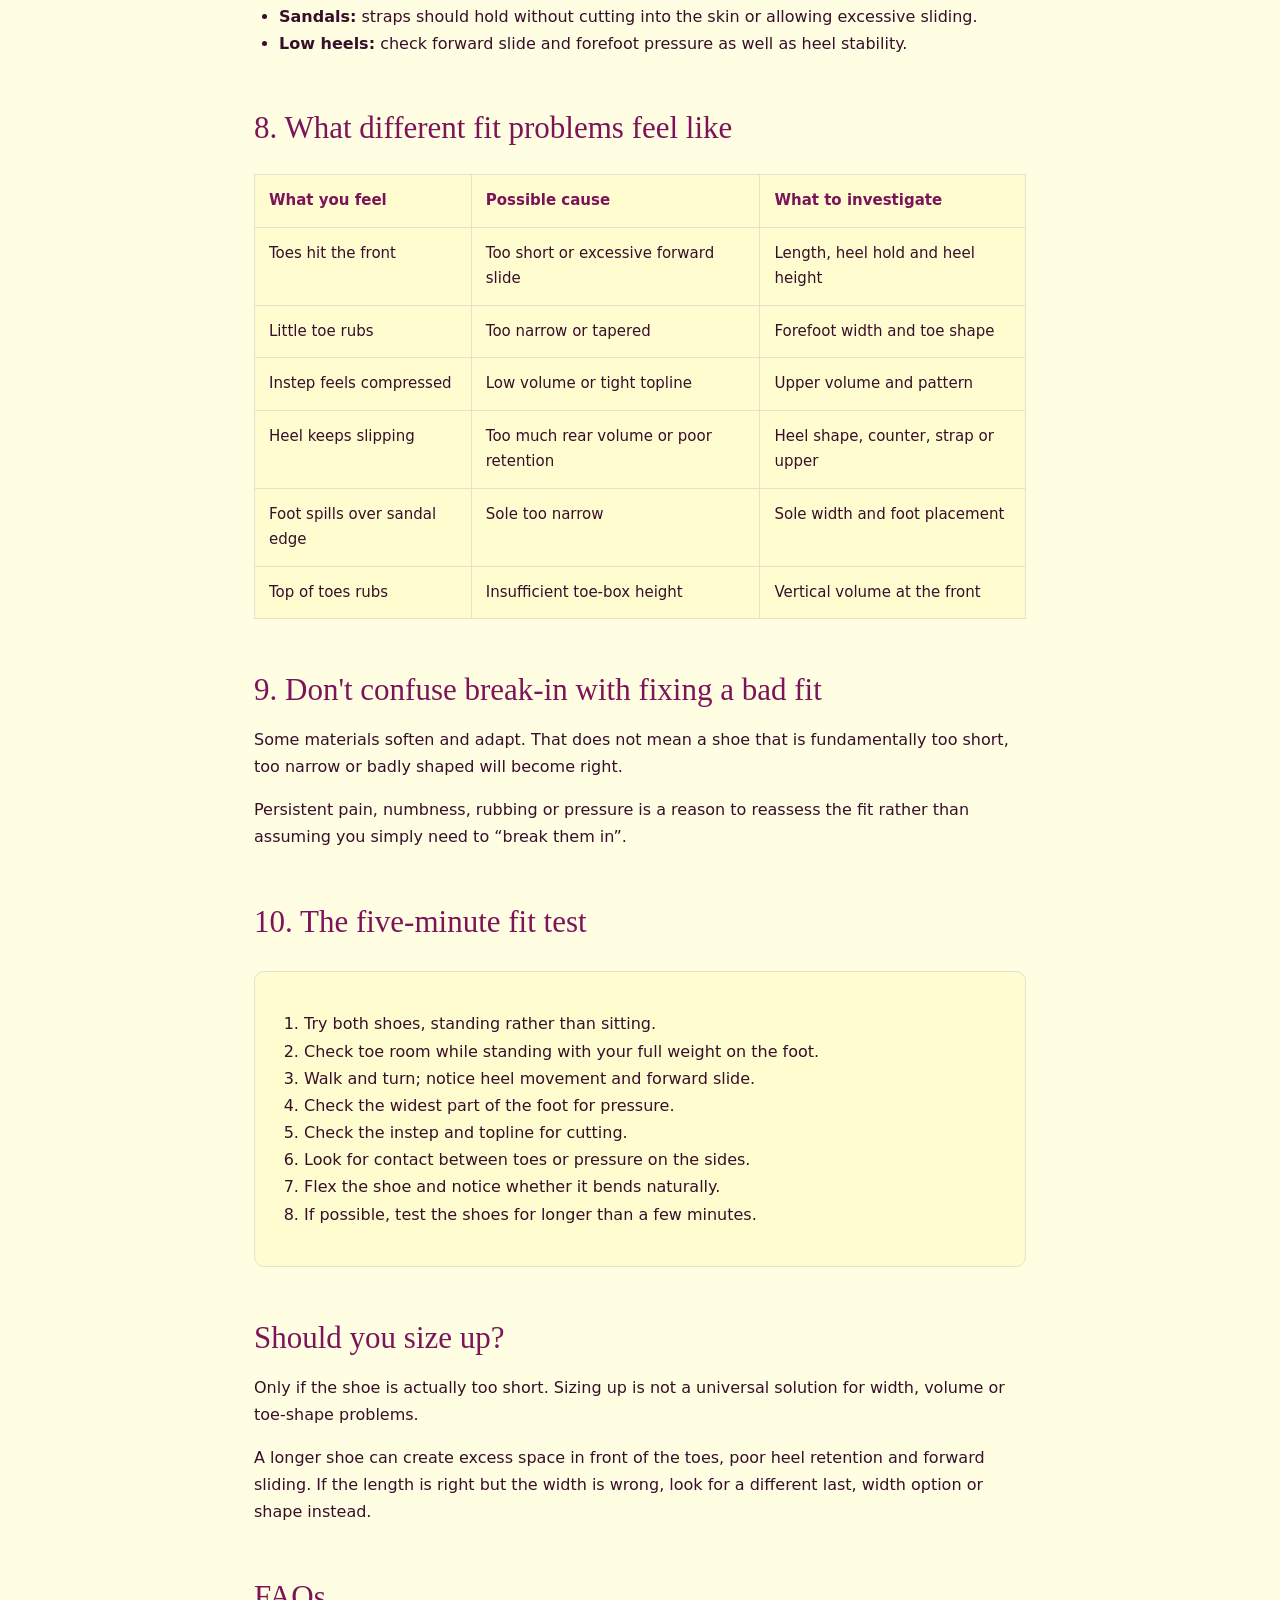
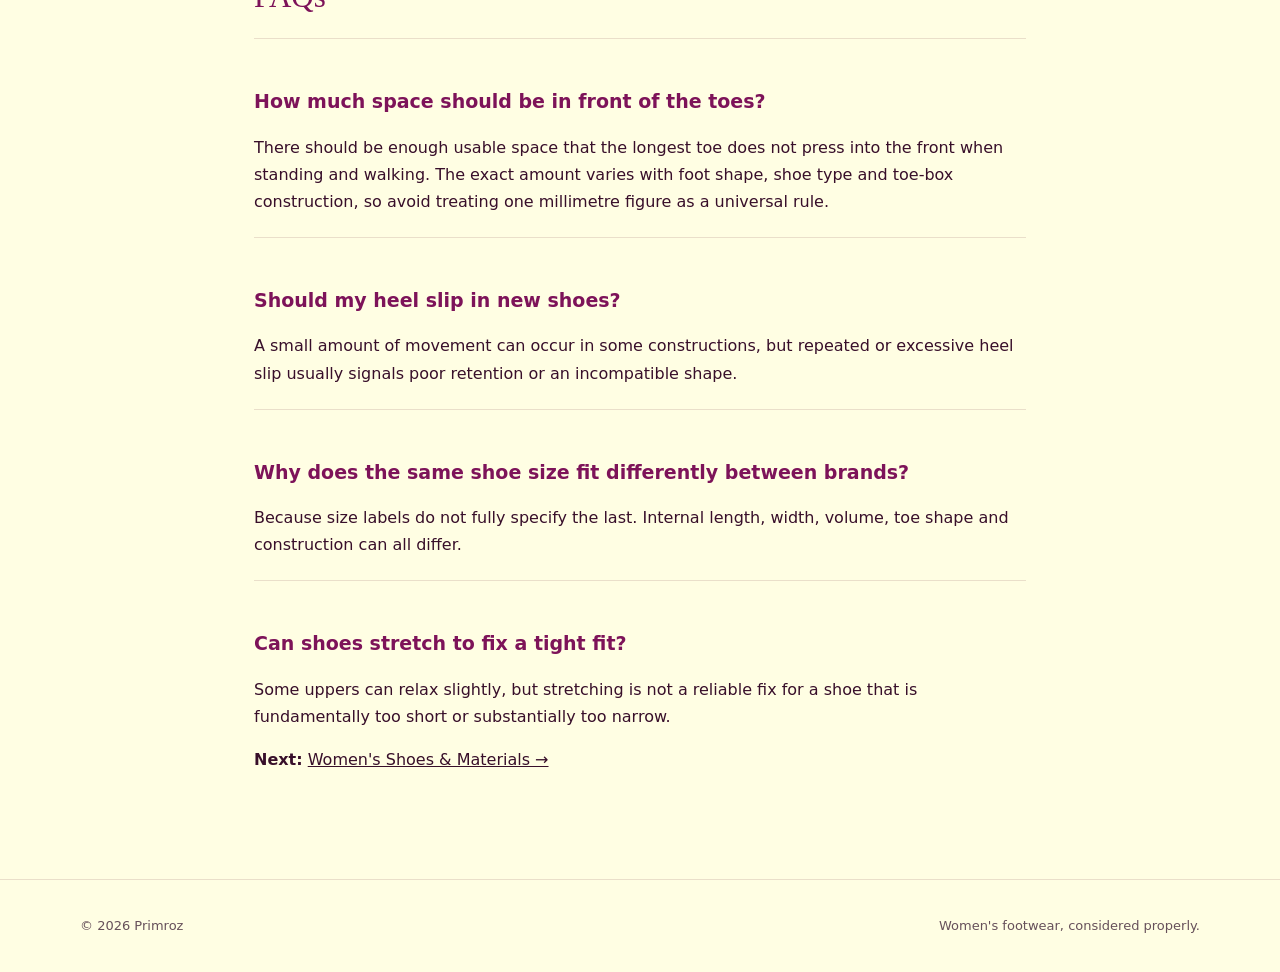
<file: guides/womens-footwear-fit/index.html>
<!doctype html><html lang="en-IN"><head><meta charset="utf-8"><meta name="viewport" content="width=device-width,initial-scale=1"><title>Women's Footwear Fit: How Shoes Should Fit | Primroz</title><meta name="description" content="Learn how women's shoes should fit: measure foot length and width, assess toe room, heel security, volume, toe shape and style-specific fit problems."><link rel="canonical" href="https://primroz.in/guides/womens-footwear-fit/"><link rel="stylesheet" href="/styles.css"></head><body><header class="site-header"><nav class="nav"><a class="brand" href="/">PRIMROZ</a><div class="nav-links"><a href="/#guides">Guides</a><a href="/#follow">Follow</a></div></nav></header><article class="article"><a class="back" href="/#guides">← All guides</a><div class="eyebrow" style="margin-top:28px">02 · Fit</div><h1>Women's Footwear Fit: How Should Your Shoes Actually Fit?</h1><p class="dek">Your shoe size is a starting point, not a fit diagnosis. Good fit depends on length, width, volume, shape and how securely the shoe holds your foot while you move.</p><div class="quick-answer"><strong>Quick answer:</strong> A well-fitting shoe should give your toes usable space, hold your heel and midfoot securely, avoid pressure over the forefoot and instep, and stay comfortable when you actually walk. A size label alone cannot tell you that.</div><h2>The five dimensions of shoe fit</h2><table><thead><tr><th>Dimension</th><th>What you are checking</th><th>Typical problem</th></tr></thead><tbody><tr><td>Length</td><td>Enough room from heel to longest toe</td><td>Toes hit the front or shoe is unnecessarily long</td></tr><tr><td>Width</td><td>Forefoot is not squeezed</td><td>Little-toe rubbing or pressure at the ball of the foot</td></tr><tr><td>Volume</td><td>Enough vertical space over the foot</td><td>Instep pressure or foot spilling over the sides</td></tr><tr><td>Heel hold</td><td>Foot stays controlled as you walk</td><td>Heel slip, rubbing or instability</td></tr><tr><td>Shape</td><td>Last and toe shape suit your foot</td><td>Pressure despite apparently correct measurements</td></tr></tbody></table><h2>1. Measure your feet — but measure them properly</h2><p>Measure toward the end of the day, when your feet have experienced normal standing and walking. Stand naturally with your full weight on the foot. Measure from the back of the heel to the longest toe, then measure the widest part of the forefoot.</p><p>Repeat for both feet. It is common for one foot to be slightly larger or differently shaped than the other. Use the larger foot when deciding whether there is enough space.</p><div class="note"><strong>Remember:</strong> A home measurement is useful for narrowing down options. It does not capture the exact shape of a shoe's last, the stretch of its upper or how the construction behaves while walking.</div><h2>2. Length: how much toe room do you need?</h2><p>Your longest toe should not be pressing against the end of the shoe when you stand or walk. But excessive empty space can allow the foot to slide forward and create instability.</p><p>Do not judge length only by the visible outline of the shoe. A pointed or sharply tapered toe can have plenty of external length while providing little usable width or height for the toes.</p><h2>3. Width is not the same as length</h2><p>If the forefoot feels squeezed but there is already plenty of length, the problem is probably width or shape. Going up a size makes the shoe longer; it does not magically create the right forefoot shape.</p><p>Watch for pressure at the ball of the foot, little-toe rubbing, the big toe being pushed inward, or the foot bulging over the edge of a sandal sole.</p><p><strong>Related:</strong> <a href="/guides/womens-footwear-comfort/">Women's Footwear Comfort →</a></p><h2>4. Width and volume are different</h2><p>A foot can be wide at the forefoot but relatively low in volume. Another can be narrow but have a high instep. These are different fit problems.</p><p>Vertical pressure across the instep, a tight topline or difficulty getting the foot fully into a closed shoe can indicate a volume issue rather than a simple length problem.</p><h2>5. Heel fit: secure is not the same as tight</h2><p>A little movement can occur in some constructions. Excessive heel movement means the shoe is not controlling the foot well and can create rubbing.</p><p>A secure heel should feel held, not clamped. If tightening a strap or lace is the only thing preventing your foot from sliding around, examine whether the underlying shape is right.</p><h2>6. Toe box shape matters</h2><p>Toe boxes come in different shapes. Round, almond, square and pointed profiles distribute space differently, even when the nominal size is identical.</p><ul><li><strong>Round:</strong> generally allows more even space across the toes.</li><li><strong>Almond:</strong> can look elongated while gradually tapering toward the front.</li><li><strong>Square:</strong> can provide useful horizontal room, depending on the actual last.</li><li><strong>Pointed:</strong> can create compression if the taper does not match your forefoot.</li></ul><p>The visual shape of the toe is not a guarantee of internal space. Construction and last shape determine the actual fit.</p><h2>7. Fit changes by footwear type</h2><ul><li><strong>Flats:</strong> need heel security and enough toe room without a painfully tight topline.</li><li><strong>Loafers:</strong> need controlled heel and instep fit; too much volume can cause sliding.</li><li><strong>Mules:</strong> need enough vamp coverage and a stable sole because the heel is open.</li><li><strong>Mary Janes:</strong> the strap can improve retention but must not create a pressure point.</li><li><strong>Sandals:</strong> straps should hold without cutting into the skin or allowing excessive sliding.</li><li><strong>Low heels:</strong> check forward slide and forefoot pressure as well as heel stability.</li></ul><h2>8. What different fit problems feel like</h2><table><thead><tr><th>What you feel</th><th>Possible cause</th><th>What to investigate</th></tr></thead><tbody><tr><td>Toes hit the front</td><td>Too short or excessive forward slide</td><td>Length, heel hold and heel height</td></tr><tr><td>Little toe rubs</td><td>Too narrow or tapered</td><td>Forefoot width and toe shape</td></tr><tr><td>Instep feels compressed</td><td>Low volume or tight topline</td><td>Upper volume and pattern</td></tr><tr><td>Heel keeps slipping</td><td>Too much rear volume or poor retention</td><td>Heel shape, counter, strap or upper</td></tr><tr><td>Foot spills over sandal edge</td><td>Sole too narrow</td><td>Sole width and foot placement</td></tr><tr><td>Top of toes rubs</td><td>Insufficient toe-box height</td><td>Vertical volume at the front</td></tr></tbody></table><h2>9. Don't confuse break-in with fixing a bad fit</h2><p>Some materials soften and adapt. That does not mean a shoe that is fundamentally too short, too narrow or badly shaped will become right.</p><p>Persistent pain, numbness, rubbing or pressure is a reason to reassess the fit rather than assuming you simply need to “break them in”.</p><h2>10. The five-minute fit test</h2><div class="checklist"><ol><li>Try both shoes, standing rather than sitting.</li><li>Check toe room while standing with your full weight on the foot.</li><li>Walk and turn; notice heel movement and forward slide.</li><li>Check the widest part of the foot for pressure.</li><li>Check the instep and topline for cutting.</li><li>Look for contact between toes or pressure on the sides.</li><li>Flex the shoe and notice whether it bends naturally.</li><li>If possible, test the shoes for longer than a few minutes.</li></ol></div><h2>Should you size up?</h2><p>Only if the shoe is actually too short. Sizing up is not a universal solution for width, volume or toe-shape problems.</p><p>A longer shoe can create excess space in front of the toes, poor heel retention and forward sliding. If the length is right but the width is wrong, look for a different last, width option or shape instead.</p><h2>FAQs</h2><div class="faq"><h3>How much space should be in front of the toes?</h3><p>There should be enough usable space that the longest toe does not press into the front when standing and walking. The exact amount varies with foot shape, shoe type and toe-box construction, so avoid treating one millimetre figure as a universal rule.</p></div><div class="faq"><h3>Should my heel slip in new shoes?</h3><p>A small amount of movement can occur in some constructions, but repeated or excessive heel slip usually signals poor retention or an incompatible shape.</p></div><div class="faq"><h3>Why does the same shoe size fit differently between brands?</h3><p>Because size labels do not fully specify the last. Internal length, width, volume, toe shape and construction can all differ.</p></div><div class="faq"><h3>Can shoes stretch to fix a tight fit?</h3><p>Some uppers can relax slightly, but stretching is not a reliable fix for a shoe that is fundamentally too short or substantially too narrow.</p></div><p><strong>Next:</strong> <a href="/guides/womens-shoes-materials/">Women's Shoes & Materials →</a></p></article><footer class="footer"><div class="footer-inner"><div>© 2026 Primroz</div><div>Women's footwear, considered properly.</div></div></footer></body></html>
</file>
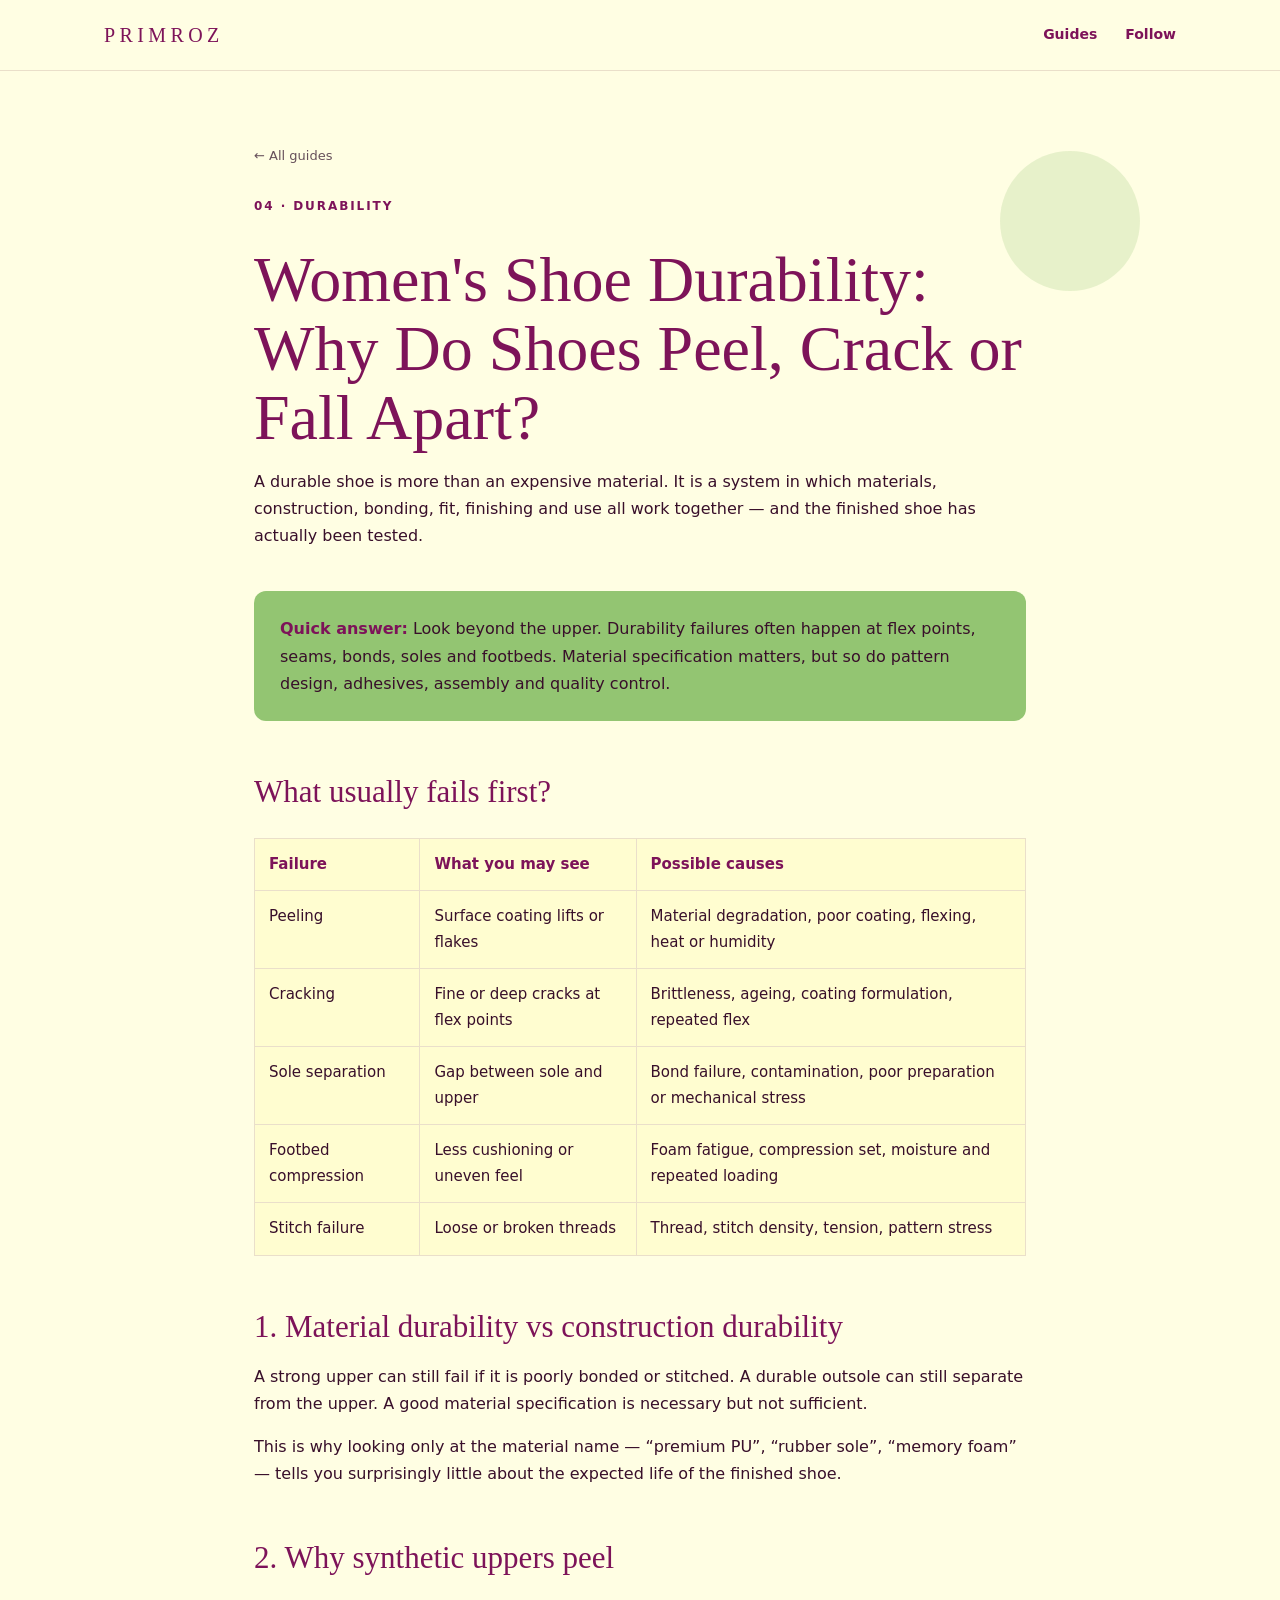
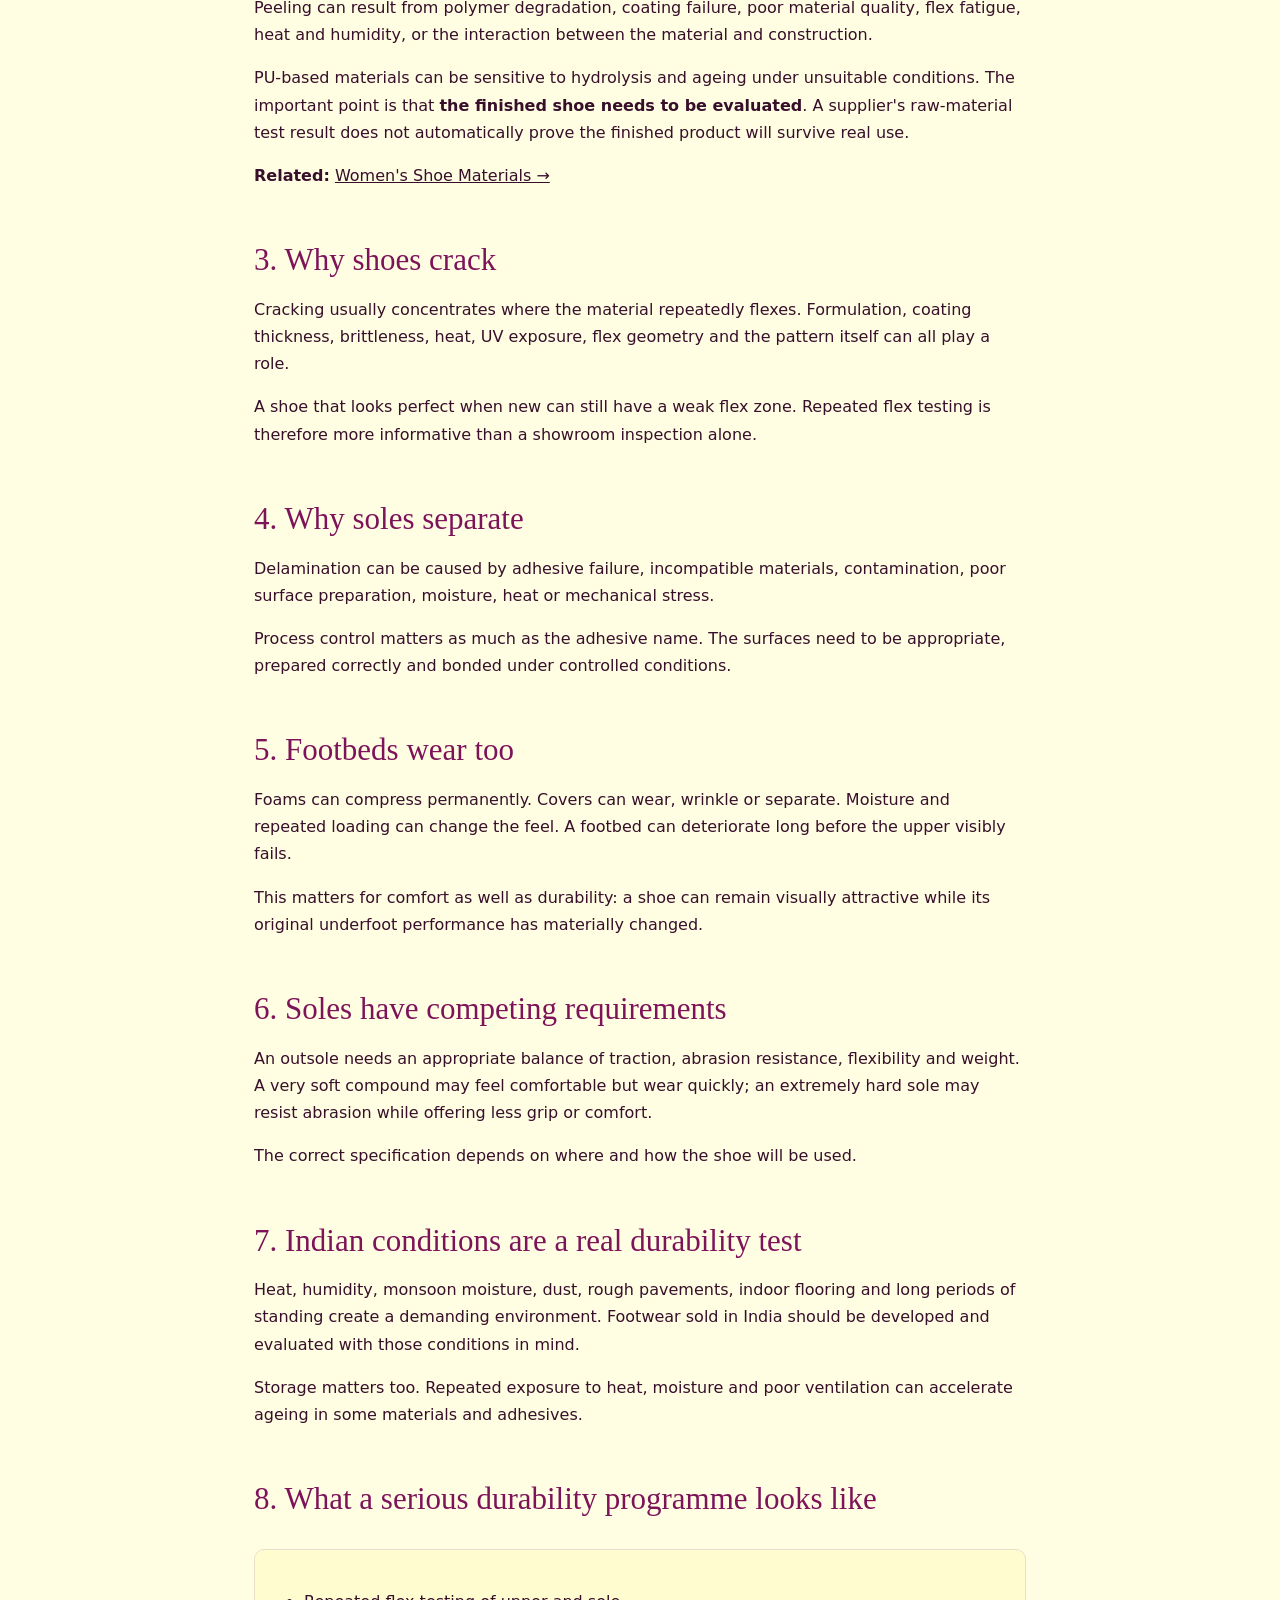
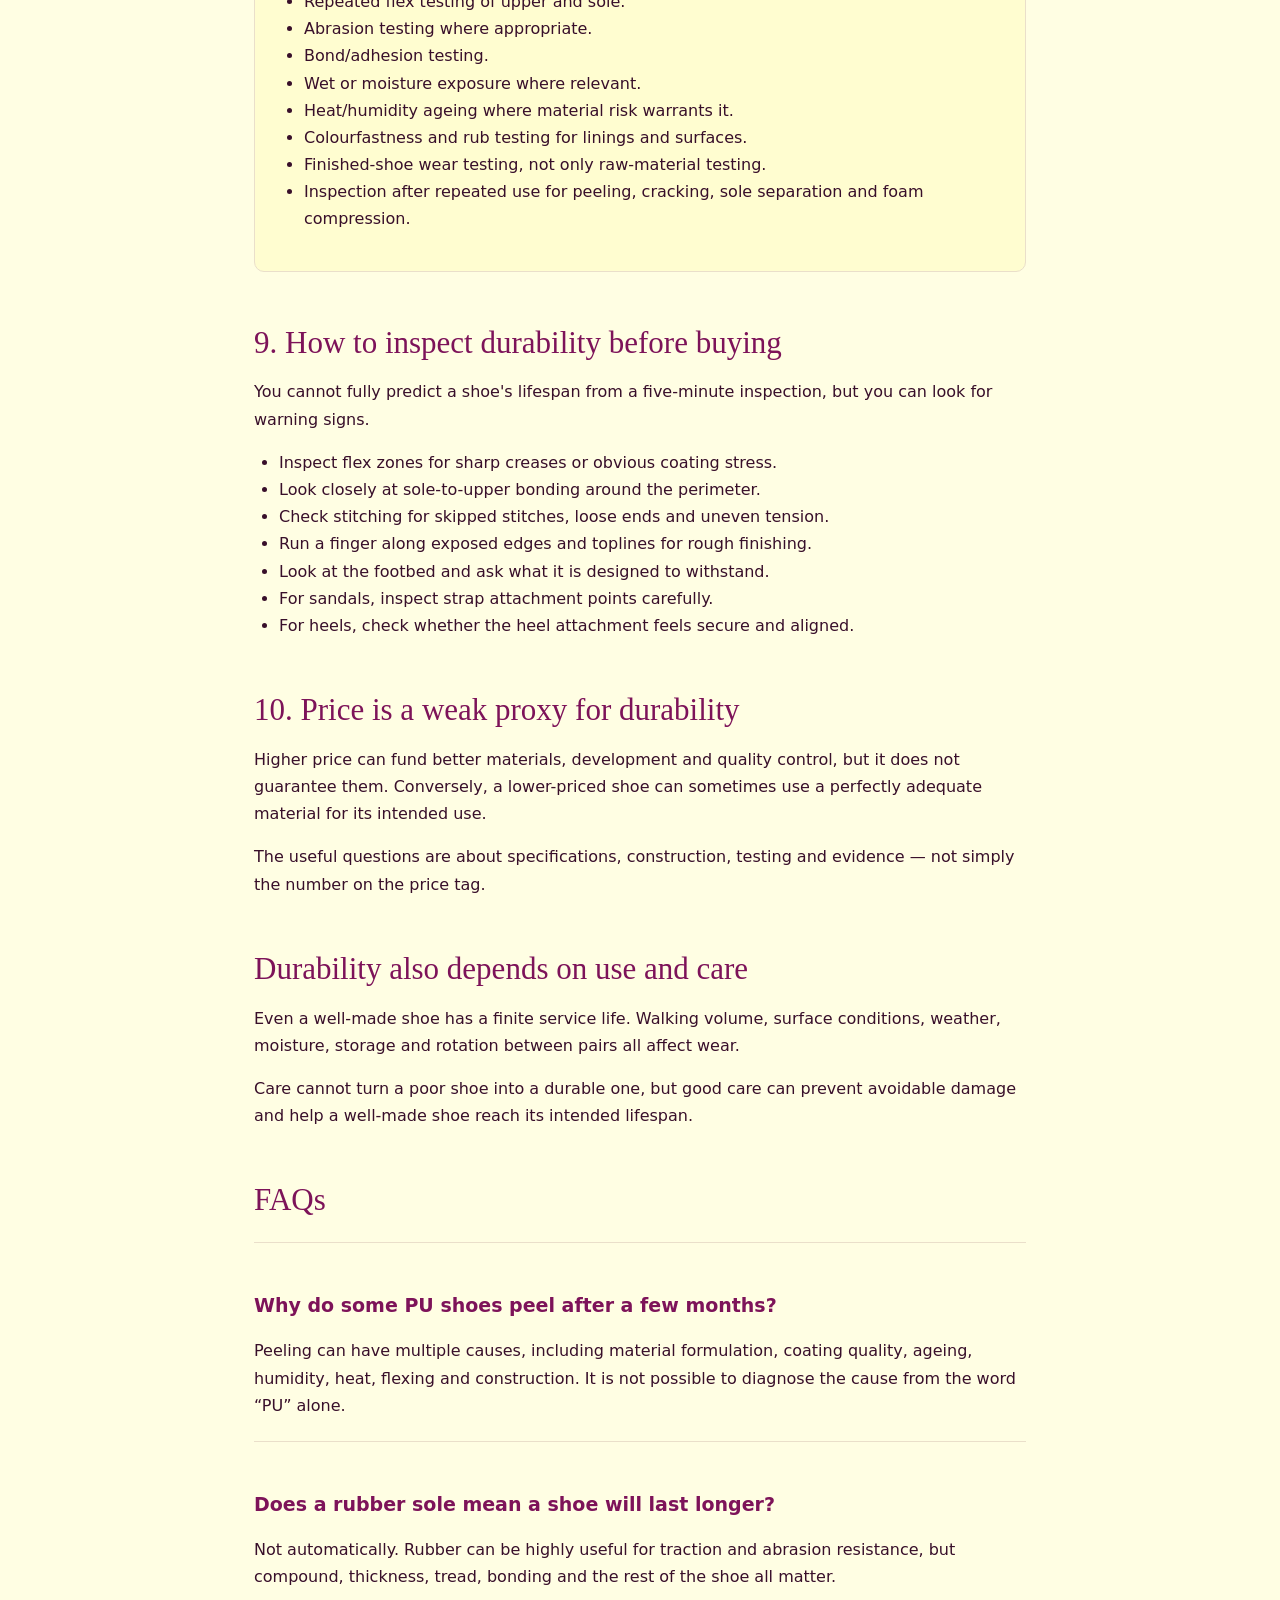
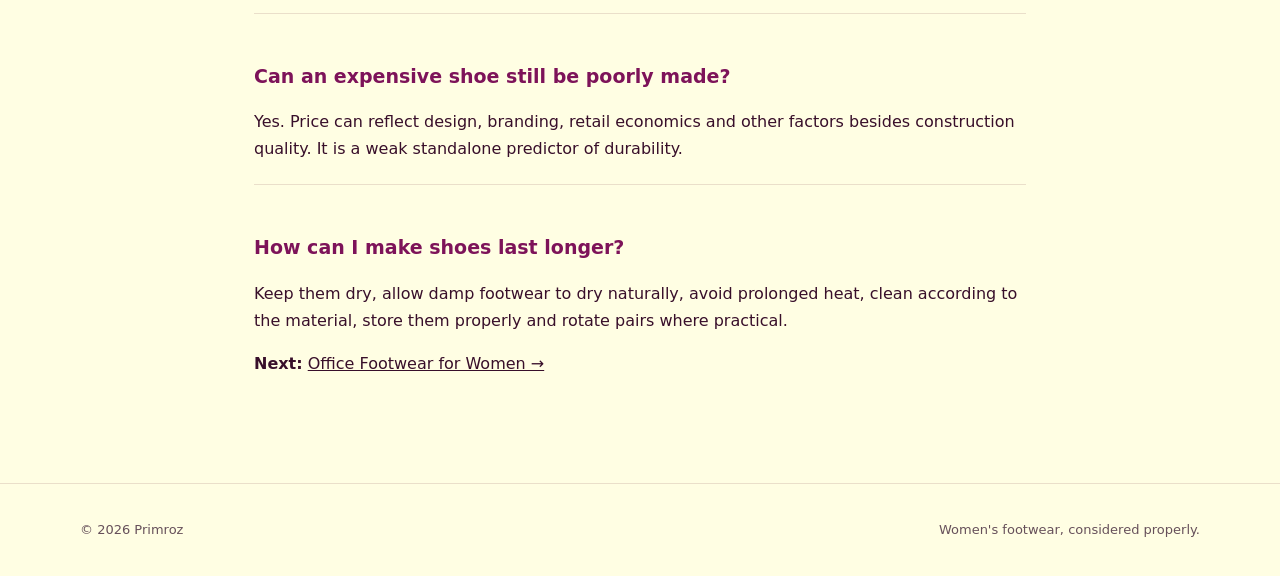
<file: guides/womens-shoes-durability/index.html>
<!doctype html><html lang="en-IN"><head><meta charset="utf-8"><meta name="viewport" content="width=device-width,initial-scale=1"><title>Women's Shoes Durability: Why Shoes Peel, Crack & Separate | Primroz</title><meta name="description" content="Learn what makes women's footwear durable and why shoes peel, crack, separate or wear out. Practical checks for materials, bonding, soles and construction."><link rel="canonical" href="https://primroz.in/guides/womens-shoes-durability/"><link rel="stylesheet" href="/styles.css"></head><body><header class="site-header"><nav class="nav"><a class="brand" href="/">PRIMROZ</a><div class="nav-links"><a href="/#guides">Guides</a><a href="/#follow">Follow</a></div></nav></header><article class="article"><a class="back" href="/#guides">← All guides</a><div class="eyebrow" style="margin-top:28px">04 · Durability</div><h1>Women's Shoe Durability: Why Do Shoes Peel, Crack or Fall Apart?</h1><p class="dek">A durable shoe is more than an expensive material. It is a system in which materials, construction, bonding, fit, finishing and use all work together — and the finished shoe has actually been tested.</p><div class="quick-answer"><strong>Quick answer:</strong> Look beyond the upper. Durability failures often happen at flex points, seams, bonds, soles and footbeds. Material specification matters, but so do pattern design, adhesives, assembly and quality control.</div><h2>What usually fails first?</h2><table><thead><tr><th>Failure</th><th>What you may see</th><th>Possible causes</th></tr></thead><tbody><tr><td>Peeling</td><td>Surface coating lifts or flakes</td><td>Material degradation, poor coating, flexing, heat or humidity</td></tr><tr><td>Cracking</td><td>Fine or deep cracks at flex points</td><td>Brittleness, ageing, coating formulation, repeated flex</td></tr><tr><td>Sole separation</td><td>Gap between sole and upper</td><td>Bond failure, contamination, poor preparation or mechanical stress</td></tr><tr><td>Footbed compression</td><td>Less cushioning or uneven feel</td><td>Foam fatigue, compression set, moisture and repeated loading</td></tr><tr><td>Stitch failure</td><td>Loose or broken threads</td><td>Thread, stitch density, tension, pattern stress</td></tr></tbody></table><h2>1. Material durability vs construction durability</h2><p>A strong upper can still fail if it is poorly bonded or stitched. A durable outsole can still separate from the upper. A good material specification is necessary but not sufficient.</p><p>This is why looking only at the material name — “premium PU”, “rubber sole”, “memory foam” — tells you surprisingly little about the expected life of the finished shoe.</p><h2>2. Why synthetic uppers peel</h2><p>Peeling can result from polymer degradation, coating failure, poor material quality, flex fatigue, heat and humidity, or the interaction between the material and construction.</p><p>PU-based materials can be sensitive to hydrolysis and ageing under unsuitable conditions. The important point is that <strong>the finished shoe needs to be evaluated</strong>. A supplier's raw-material test result does not automatically prove the finished product will survive real use.</p><p><strong>Related:</strong> <a href="/guides/womens-shoes-materials/">Women's Shoe Materials →</a></p><h2>3. Why shoes crack</h2><p>Cracking usually concentrates where the material repeatedly flexes. Formulation, coating thickness, brittleness, heat, UV exposure, flex geometry and the pattern itself can all play a role.</p><p>A shoe that looks perfect when new can still have a weak flex zone. Repeated flex testing is therefore more informative than a showroom inspection alone.</p><h2>4. Why soles separate</h2><p>Delamination can be caused by adhesive failure, incompatible materials, contamination, poor surface preparation, moisture, heat or mechanical stress.</p><p>Process control matters as much as the adhesive name. The surfaces need to be appropriate, prepared correctly and bonded under controlled conditions.</p><h2>5. Footbeds wear too</h2><p>Foams can compress permanently. Covers can wear, wrinkle or separate. Moisture and repeated loading can change the feel. A footbed can deteriorate long before the upper visibly fails.</p><p>This matters for comfort as well as durability: a shoe can remain visually attractive while its original underfoot performance has materially changed.</p><h2>6. Soles have competing requirements</h2><p>An outsole needs an appropriate balance of traction, abrasion resistance, flexibility and weight. A very soft compound may feel comfortable but wear quickly; an extremely hard sole may resist abrasion while offering less grip or comfort.</p><p>The correct specification depends on where and how the shoe will be used.</p><h2>7. Indian conditions are a real durability test</h2><p>Heat, humidity, monsoon moisture, dust, rough pavements, indoor flooring and long periods of standing create a demanding environment. Footwear sold in India should be developed and evaluated with those conditions in mind.</p><p>Storage matters too. Repeated exposure to heat, moisture and poor ventilation can accelerate ageing in some materials and adhesives.</p><h2>8. What a serious durability programme looks like</h2><div class="checklist"><ul><li>Repeated flex testing of upper and sole.</li><li>Abrasion testing where appropriate.</li><li>Bond/adhesion testing.</li><li>Wet or moisture exposure where relevant.</li><li>Heat/humidity ageing where material risk warrants it.</li><li>Colourfastness and rub testing for linings and surfaces.</li><li>Finished-shoe wear testing, not only raw-material testing.</li><li>Inspection after repeated use for peeling, cracking, sole separation and foam compression.</li></ul></div><h2>9. How to inspect durability before buying</h2><p>You cannot fully predict a shoe's lifespan from a five-minute inspection, but you can look for warning signs.</p><ul><li>Inspect flex zones for sharp creases or obvious coating stress.</li><li>Look closely at sole-to-upper bonding around the perimeter.</li><li>Check stitching for skipped stitches, loose ends and uneven tension.</li><li>Run a finger along exposed edges and toplines for rough finishing.</li><li>Look at the footbed and ask what it is designed to withstand.</li><li>For sandals, inspect strap attachment points carefully.</li><li>For heels, check whether the heel attachment feels secure and aligned.</li></ul><h2>10. Price is a weak proxy for durability</h2><p>Higher price can fund better materials, development and quality control, but it does not guarantee them. Conversely, a lower-priced shoe can sometimes use a perfectly adequate material for its intended use.</p><p>The useful questions are about specifications, construction, testing and evidence — not simply the number on the price tag.</p><h2>Durability also depends on use and care</h2><p>Even a well-made shoe has a finite service life. Walking volume, surface conditions, weather, moisture, storage and rotation between pairs all affect wear.</p><p>Care cannot turn a poor shoe into a durable one, but good care can prevent avoidable damage and help a well-made shoe reach its intended lifespan.</p><h2>FAQs</h2><div class="faq"><h3>Why do some PU shoes peel after a few months?</h3><p>Peeling can have multiple causes, including material formulation, coating quality, ageing, humidity, heat, flexing and construction. It is not possible to diagnose the cause from the word “PU” alone.</p></div><div class="faq"><h3>Does a rubber sole mean a shoe will last longer?</h3><p>Not automatically. Rubber can be highly useful for traction and abrasion resistance, but compound, thickness, tread, bonding and the rest of the shoe all matter.</p></div><div class="faq"><h3>Can an expensive shoe still be poorly made?</h3><p>Yes. Price can reflect design, branding, retail economics and other factors besides construction quality. It is a weak standalone predictor of durability.</p></div><div class="faq"><h3>How can I make shoes last longer?</h3><p>Keep them dry, allow damp footwear to dry naturally, avoid prolonged heat, clean according to the material, store them properly and rotate pairs where practical.</p></div><p><strong>Next:</strong> <a href="/guides/office-footwear-women/">Office Footwear for Women →</a></p></article><footer class="footer"><div class="footer-inner"><div>© 2026 Primroz</div><div>Women's footwear, considered properly.</div></div></footer></body></html>
</file>
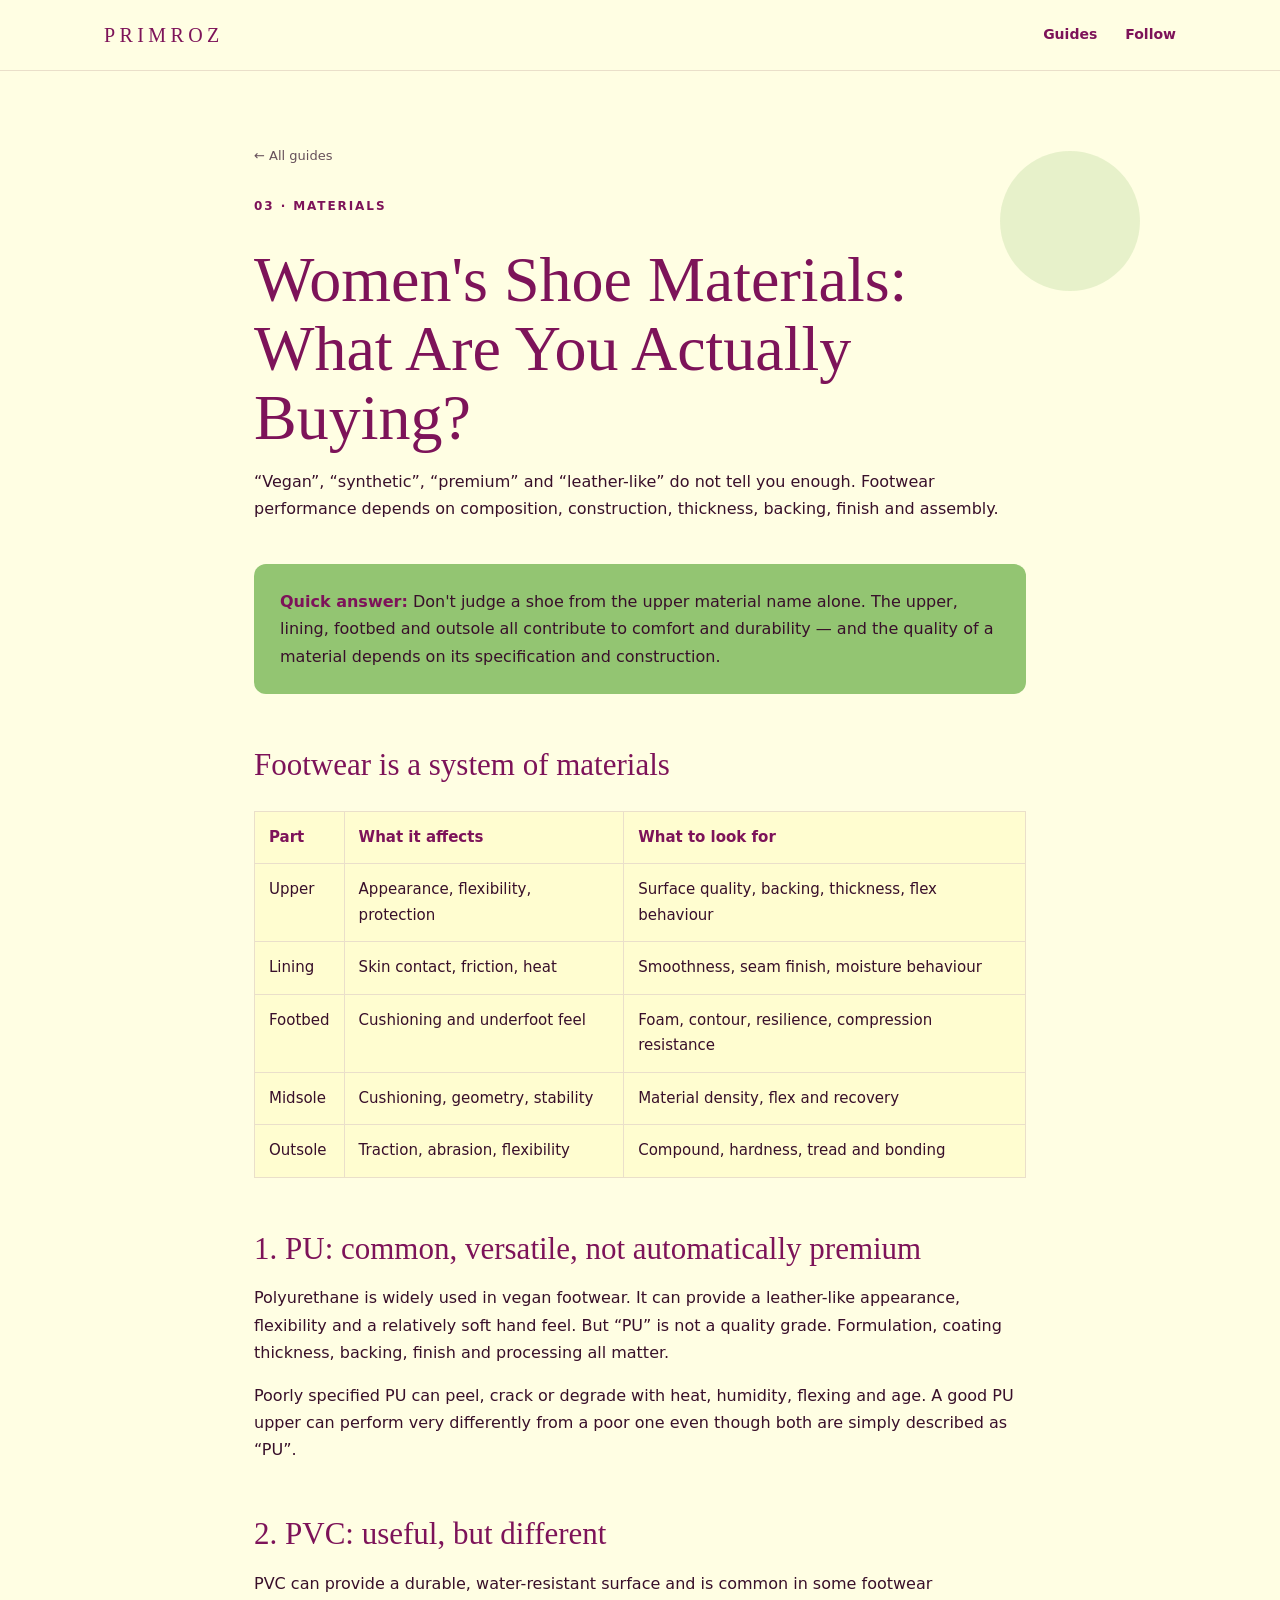
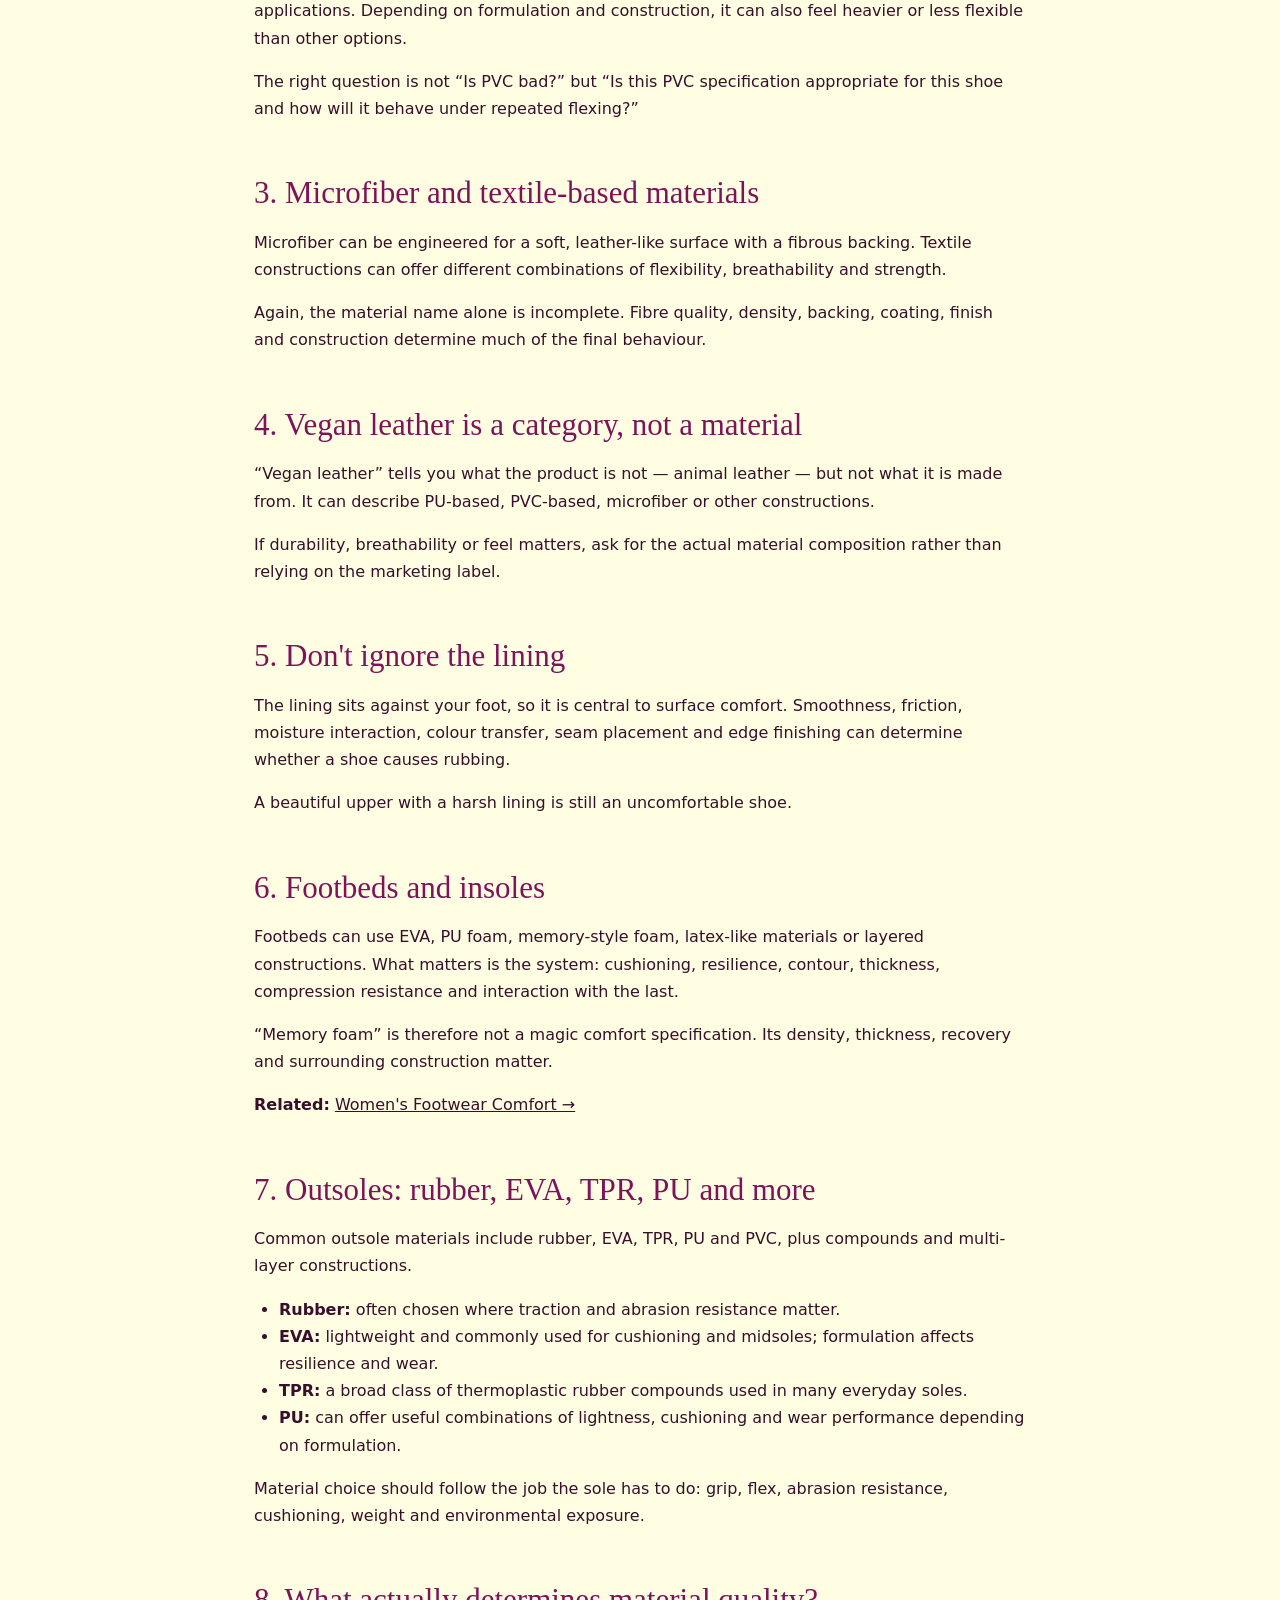
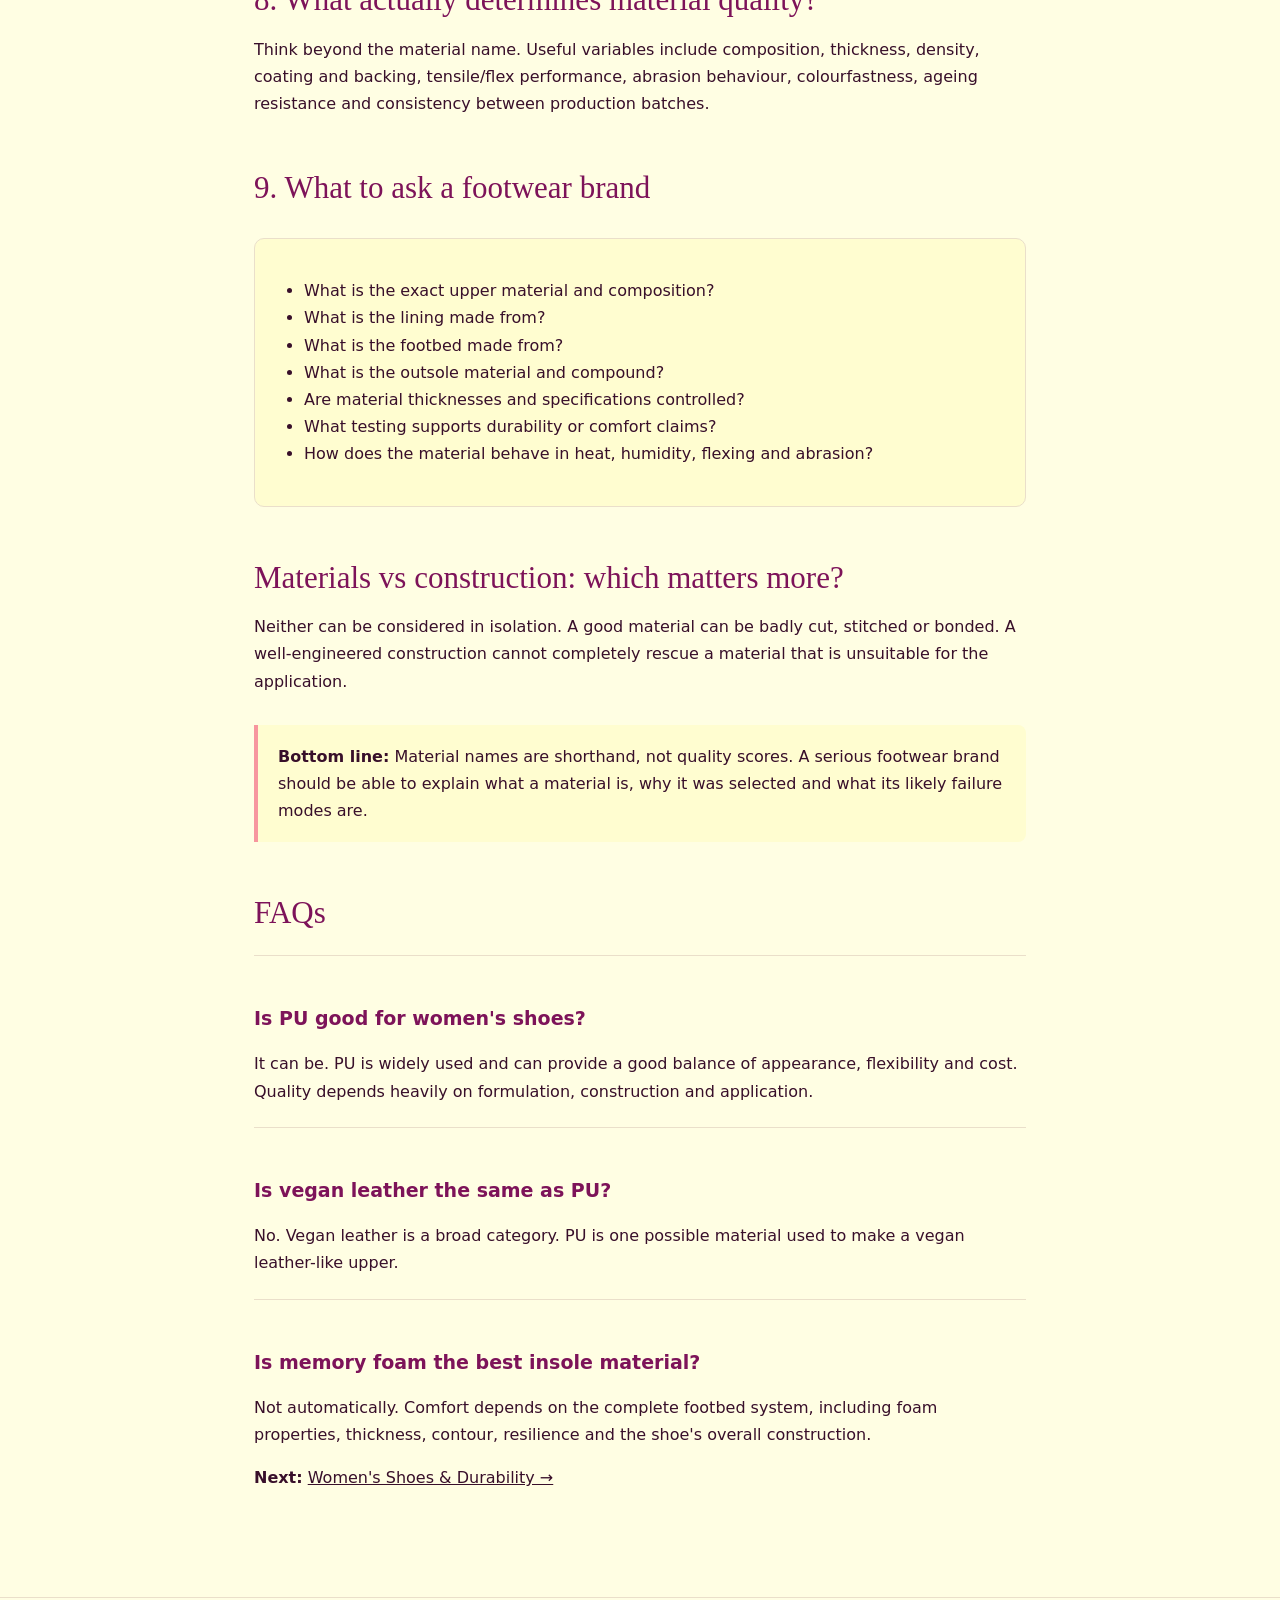
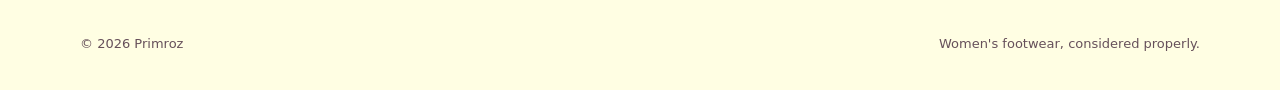
<file: guides/womens-shoes-materials/index.html>
<!doctype html><html lang="en-IN"><head><meta charset="utf-8"><meta name="viewport" content="width=device-width,initial-scale=1"><title>Women's Shoe Materials: PU, PVC, Microfiber & More | Primroz</title><meta name="description" content="A practical guide to women's shoe materials: PU, PVC, microfiber, linings, footbeds and outsoles — and what material quality actually means."><link rel="canonical" href="https://primroz.in/guides/womens-shoes-materials/"><link rel="stylesheet" href="/styles.css"></head><body><header class="site-header"><nav class="nav"><a class="brand" href="/">PRIMROZ</a><div class="nav-links"><a href="/#guides">Guides</a><a href="/#follow">Follow</a></div></nav></header><article class="article"><a class="back" href="/#guides">← All guides</a><div class="eyebrow" style="margin-top:28px">03 · Materials</div><h1>Women's Shoe Materials: What Are You Actually Buying?</h1><p class="dek">“Vegan”, “synthetic”, “premium” and “leather-like” do not tell you enough. Footwear performance depends on composition, construction, thickness, backing, finish and assembly.</p><div class="quick-answer"><strong>Quick answer:</strong> Don't judge a shoe from the upper material name alone. The upper, lining, footbed and outsole all contribute to comfort and durability — and the quality of a material depends on its specification and construction.</div><h2>Footwear is a system of materials</h2><table><thead><tr><th>Part</th><th>What it affects</th><th>What to look for</th></tr></thead><tbody><tr><td>Upper</td><td>Appearance, flexibility, protection</td><td>Surface quality, backing, thickness, flex behaviour</td></tr><tr><td>Lining</td><td>Skin contact, friction, heat</td><td>Smoothness, seam finish, moisture behaviour</td></tr><tr><td>Footbed</td><td>Cushioning and underfoot feel</td><td>Foam, contour, resilience, compression resistance</td></tr><tr><td>Midsole</td><td>Cushioning, geometry, stability</td><td>Material density, flex and recovery</td></tr><tr><td>Outsole</td><td>Traction, abrasion, flexibility</td><td>Compound, hardness, tread and bonding</td></tr></tbody></table><h2>1. PU: common, versatile, not automatically premium</h2><p>Polyurethane is widely used in vegan footwear. It can provide a leather-like appearance, flexibility and a relatively soft hand feel. But “PU” is not a quality grade. Formulation, coating thickness, backing, finish and processing all matter.</p><p>Poorly specified PU can peel, crack or degrade with heat, humidity, flexing and age. A good PU upper can perform very differently from a poor one even though both are simply described as “PU”.</p><h2>2. PVC: useful, but different</h2><p>PVC can provide a durable, water-resistant surface and is common in some footwear applications. Depending on formulation and construction, it can also feel heavier or less flexible than other options.</p><p>The right question is not “Is PVC bad?” but “Is this PVC specification appropriate for this shoe and how will it behave under repeated flexing?”</p><h2>3. Microfiber and textile-based materials</h2><p>Microfiber can be engineered for a soft, leather-like surface with a fibrous backing. Textile constructions can offer different combinations of flexibility, breathability and strength.</p><p>Again, the material name alone is incomplete. Fibre quality, density, backing, coating, finish and construction determine much of the final behaviour.</p><h2>4. Vegan leather is a category, not a material</h2><p>“Vegan leather” tells you what the product is not — animal leather — but not what it is made from. It can describe PU-based, PVC-based, microfiber or other constructions.</p><p>If durability, breathability or feel matters, ask for the actual material composition rather than relying on the marketing label.</p><h2>5. Don't ignore the lining</h2><p>The lining sits against your foot, so it is central to surface comfort. Smoothness, friction, moisture interaction, colour transfer, seam placement and edge finishing can determine whether a shoe causes rubbing.</p><p>A beautiful upper with a harsh lining is still an uncomfortable shoe.</p><h2>6. Footbeds and insoles</h2><p>Footbeds can use EVA, PU foam, memory-style foam, latex-like materials or layered constructions. What matters is the system: cushioning, resilience, contour, thickness, compression resistance and interaction with the last.</p><p>“Memory foam” is therefore not a magic comfort specification. Its density, thickness, recovery and surrounding construction matter.</p><p><strong>Related:</strong> <a href="/guides/womens-footwear-comfort/">Women's Footwear Comfort →</a></p><h2>7. Outsoles: rubber, EVA, TPR, PU and more</h2><p>Common outsole materials include rubber, EVA, TPR, PU and PVC, plus compounds and multi-layer constructions.</p><ul><li><strong>Rubber:</strong> often chosen where traction and abrasion resistance matter.</li><li><strong>EVA:</strong> lightweight and commonly used for cushioning and midsoles; formulation affects resilience and wear.</li><li><strong>TPR:</strong> a broad class of thermoplastic rubber compounds used in many everyday soles.</li><li><strong>PU:</strong> can offer useful combinations of lightness, cushioning and wear performance depending on formulation.</li></ul><p>Material choice should follow the job the sole has to do: grip, flex, abrasion resistance, cushioning, weight and environmental exposure.</p><h2>8. What actually determines material quality?</h2><p>Think beyond the material name. Useful variables include composition, thickness, density, coating and backing, tensile/flex performance, abrasion behaviour, colourfastness, ageing resistance and consistency between production batches.</p><h2>9. What to ask a footwear brand</h2><div class="checklist"><ul><li>What is the exact upper material and composition?</li><li>What is the lining made from?</li><li>What is the footbed made from?</li><li>What is the outsole material and compound?</li><li>Are material thicknesses and specifications controlled?</li><li>What testing supports durability or comfort claims?</li><li>How does the material behave in heat, humidity, flexing and abrasion?</li></ul></div><h2>Materials vs construction: which matters more?</h2><p>Neither can be considered in isolation. A good material can be badly cut, stitched or bonded. A well-engineered construction cannot completely rescue a material that is unsuitable for the application.</p><div class="note"><strong>Bottom line:</strong> Material names are shorthand, not quality scores. A serious footwear brand should be able to explain what a material is, why it was selected and what its likely failure modes are.</div><h2>FAQs</h2><div class="faq"><h3>Is PU good for women's shoes?</h3><p>It can be. PU is widely used and can provide a good balance of appearance, flexibility and cost. Quality depends heavily on formulation, construction and application.</p></div><div class="faq"><h3>Is vegan leather the same as PU?</h3><p>No. Vegan leather is a broad category. PU is one possible material used to make a vegan leather-like upper.</p></div><div class="faq"><h3>Is memory foam the best insole material?</h3><p>Not automatically. Comfort depends on the complete footbed system, including foam properties, thickness, contour, resilience and the shoe's overall construction.</p></div><p><strong>Next:</strong> <a href="/guides/womens-shoes-durability/">Women's Shoes & Durability →</a></p></article><footer class="footer"><div class="footer-inner"><div>© 2026 Primroz</div><div>Women's footwear, considered properly.</div></div></footer></body></html>
</file>
<file: styles.css>
:root{--bg:#fffEE3;--green:#93c572;--pink:#f7969e;--secondary:#fffdd0;--heading:#7d1359;--body:#380f2a;--muted:#66505a;--line:#eadfca;--max:1120px}*{box-sizing:border-box}html{scroll-behavior:smooth}body{margin:0;background:var(--bg);color:var(--body);font-family:Inter,ui-sans-serif,system-ui,-apple-system,BlinkMacSystemFont,"Segoe UI",sans-serif;line-height:1.7}a{color:inherit}.site-header{border-bottom:1px solid var(--line);background:rgba(255,254,227,.96);position:sticky;top:0;z-index:10}.nav{max-width:var(--max);margin:auto;padding:18px 24px;display:flex;align-items:center;justify-content:space-between}.brand{font-family:Georgia,serif;letter-spacing:.22em;font-size:20px;color:var(--heading);text-decoration:none}.nav-links{display:flex;align-items:center;gap:28px;font-size:14px}.nav-links a{text-decoration:none;color:var(--heading);font-weight:700}.hero{position:relative;overflow:hidden;background:var(--secondary);padding:88px 24px 76px;border-bottom:1px solid var(--line)}.hero:before,.hero:after{content:"";position:absolute;border-radius:50%;pointer-events:none}.hero:before{width:280px;height:280px;background:var(--green);opacity:.48;right:-80px;top:-120px}.hero:after{width:190px;height:190px;background:var(--pink);opacity:.5;right:170px;bottom:-120px}.hero-inner{max-width:var(--max);margin:auto;position:relative;z-index:1}.eyebrow{text-transform:uppercase;letter-spacing:.16em;font-size:12px;color:var(--heading);font-weight:800}.hero h1{font:normal clamp(42px,7vw,78px)/1.03 Georgia,serif;color:var(--heading);max-width:820px;margin:18px 0}.hero p{max-width:690px;color:var(--body);font-size:18px}.section{max-width:var(--max);margin:auto;padding:70px 24px}.section h2{font:normal 42px/1.15 Georgia,serif;color:var(--heading);margin:0 0 12px}.intro{color:var(--muted);max-width:720px}.guide-grid{display:grid;grid-template-columns:repeat(2,minmax(0,1fr));gap:18px;margin-top:34px}.card{border:1px solid var(--line);padding:28px;background:var(--secondary);border-radius:10px;transition:transform .18s ease,box-shadow .18s ease}.card:hover{transform:translateY(-2px);box-shadow:0 8px 24px rgba(56,15,42,.07)}.card h3{font:normal 27px/1.2 Georgia,serif;color:var(--heading);margin:8px 0}.card p{color:var(--body);margin:10px 0 20px}.card a{font-size:14px;font-weight:800;text-decoration:none;color:var(--heading)}.follow-section{position:relative;overflow:hidden;padding-top:55px}.follow-section:after{content:"";position:absolute;width:230px;height:230px;border-radius:50%;background:var(--pink);opacity:.28;right:-100px;bottom:-120px}.social-grid{display:grid;grid-template-columns:repeat(3,minmax(0,1fr));gap:18px;margin-top:30px;position:relative;z-index:1}.social-card{display:flex;flex-direction:column;gap:8px;padding:24px;min-height:105px;background:var(--pink);border:1px solid rgba(125,19,89,.12);border-radius:12px;text-decoration:none;color:var(--body)}.social-card:nth-child(2){background:var(--green)}.social-card:nth-child(3){background:var(--secondary)}.social-card strong{font-family:Georgia,serif;font-size:22px;color:var(--heading)}.article{position:relative;max-width:820px;margin:auto;padding:70px 24px 90px}.article:before{content:"";position:absolute;width:140px;height:140px;border-radius:50%;background:var(--green);opacity:.22;right:-90px;top:80px;z-index:-1}.article .back{font-size:13px;color:var(--muted);text-decoration:none}.article h1{font:normal clamp(42px,6vw,64px)/1.08 Georgia,serif;color:var(--heading);margin:28px 0 16px}.dek{font-size:19px;color:var(--muted);margin-bottom:42px}.article h2{font:normal 31px/1.25 Georgia,serif;color:var(--heading);margin:52px 0 12px}.article h3{font-size:19px;color:var(--heading);margin:30px 0 8px}.article p,.article li{font-size:16px;color:var(--body)}.article ul,.article ol{padding-left:25px}.article table{width:100%;border-collapse:collapse;margin:26px 0 34px;background:var(--secondary);font-size:15px}.article th,.article td{border:1px solid var(--line);padding:13px 14px;text-align:left;vertical-align:top}.article th{color:var(--heading);font-weight:800}.note{background:var(--secondary);border-left:4px solid var(--pink);padding:18px 20px;margin:30px 0;border-radius:0 8px 8px 0}.checklist{border:1px solid var(--line);background:var(--secondary);padding:22px 24px;margin:30px 0;border-radius:10px}.quick-answer{background:var(--green);padding:24px 26px;margin:32px 0;border-radius:12px}.quick-answer strong{color:var(--heading)}.faq{border-top:1px solid var(--line);padding-top:16px;margin-top:22px}.footer{border-top:1px solid var(--line);padding:35px 24px;color:var(--muted);font-size:13px}.footer-inner{max-width:var(--max);margin:auto;display:flex;justify-content:space-between;gap:20px}.smallcaps{text-transform:uppercase;letter-spacing:.1em;font-size:11px}@media(max-width:720px){.nav-links{gap:14px}.guide-grid,.social-grid{grid-template-columns:1fr}.hero{padding-top:58px}.section,.article{padding-left:20px;padding-right:20px}.footer-inner{display:block}.footer-inner div+div{margin-top:10px}.article table{font-size:14px}.article th,.article td{padding:10px}}
</file>
